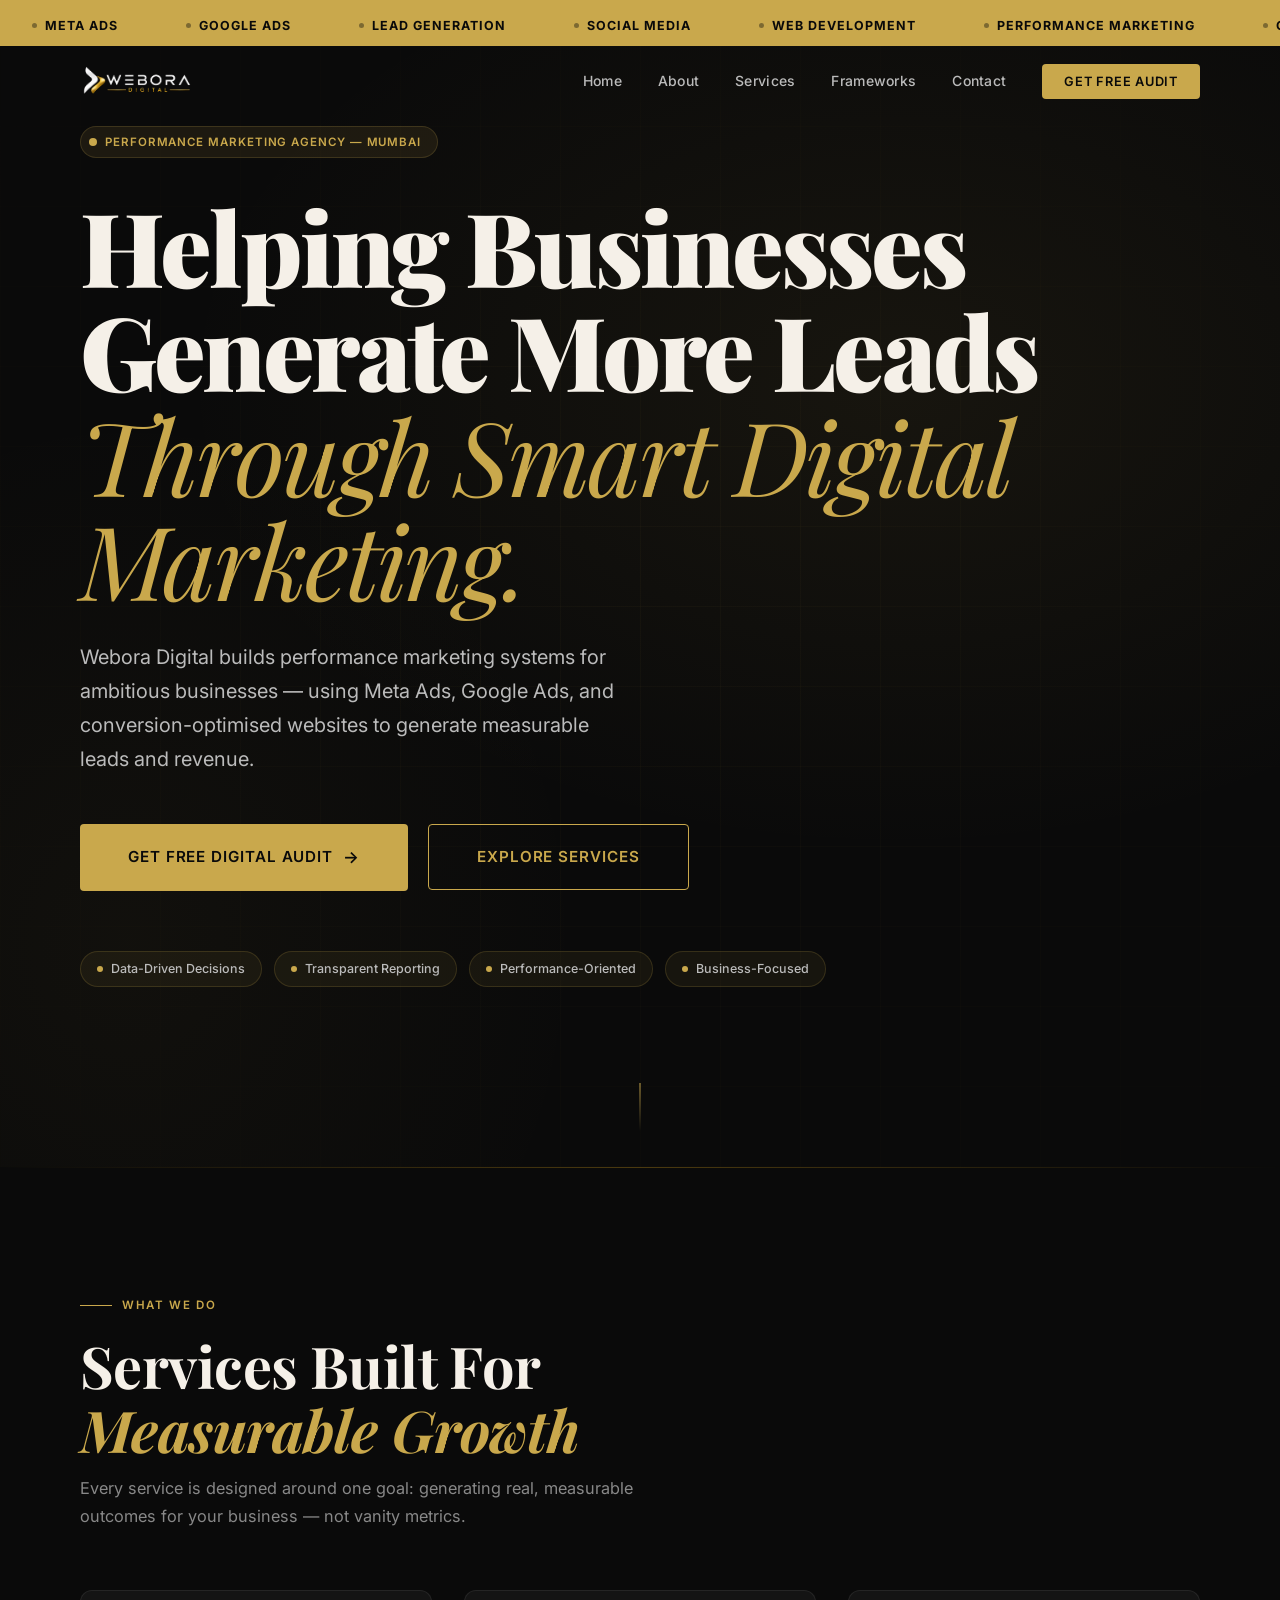
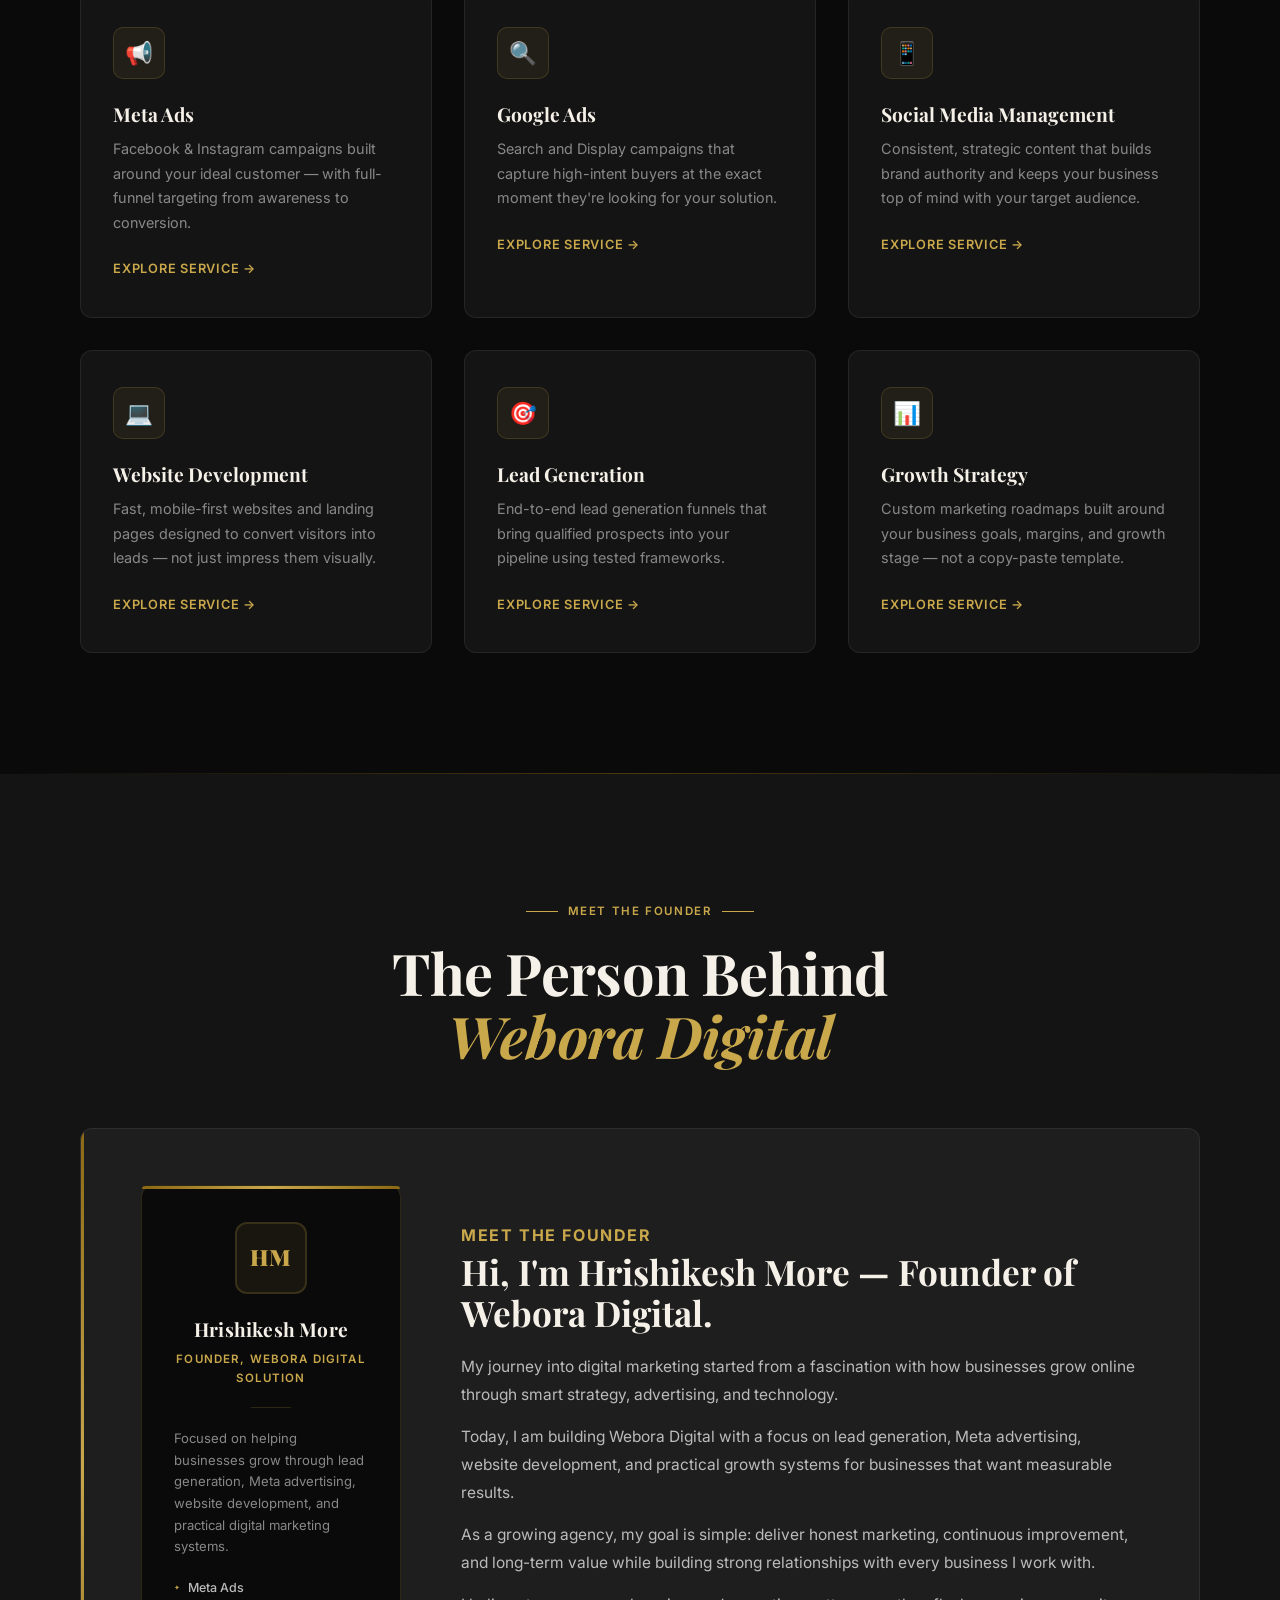
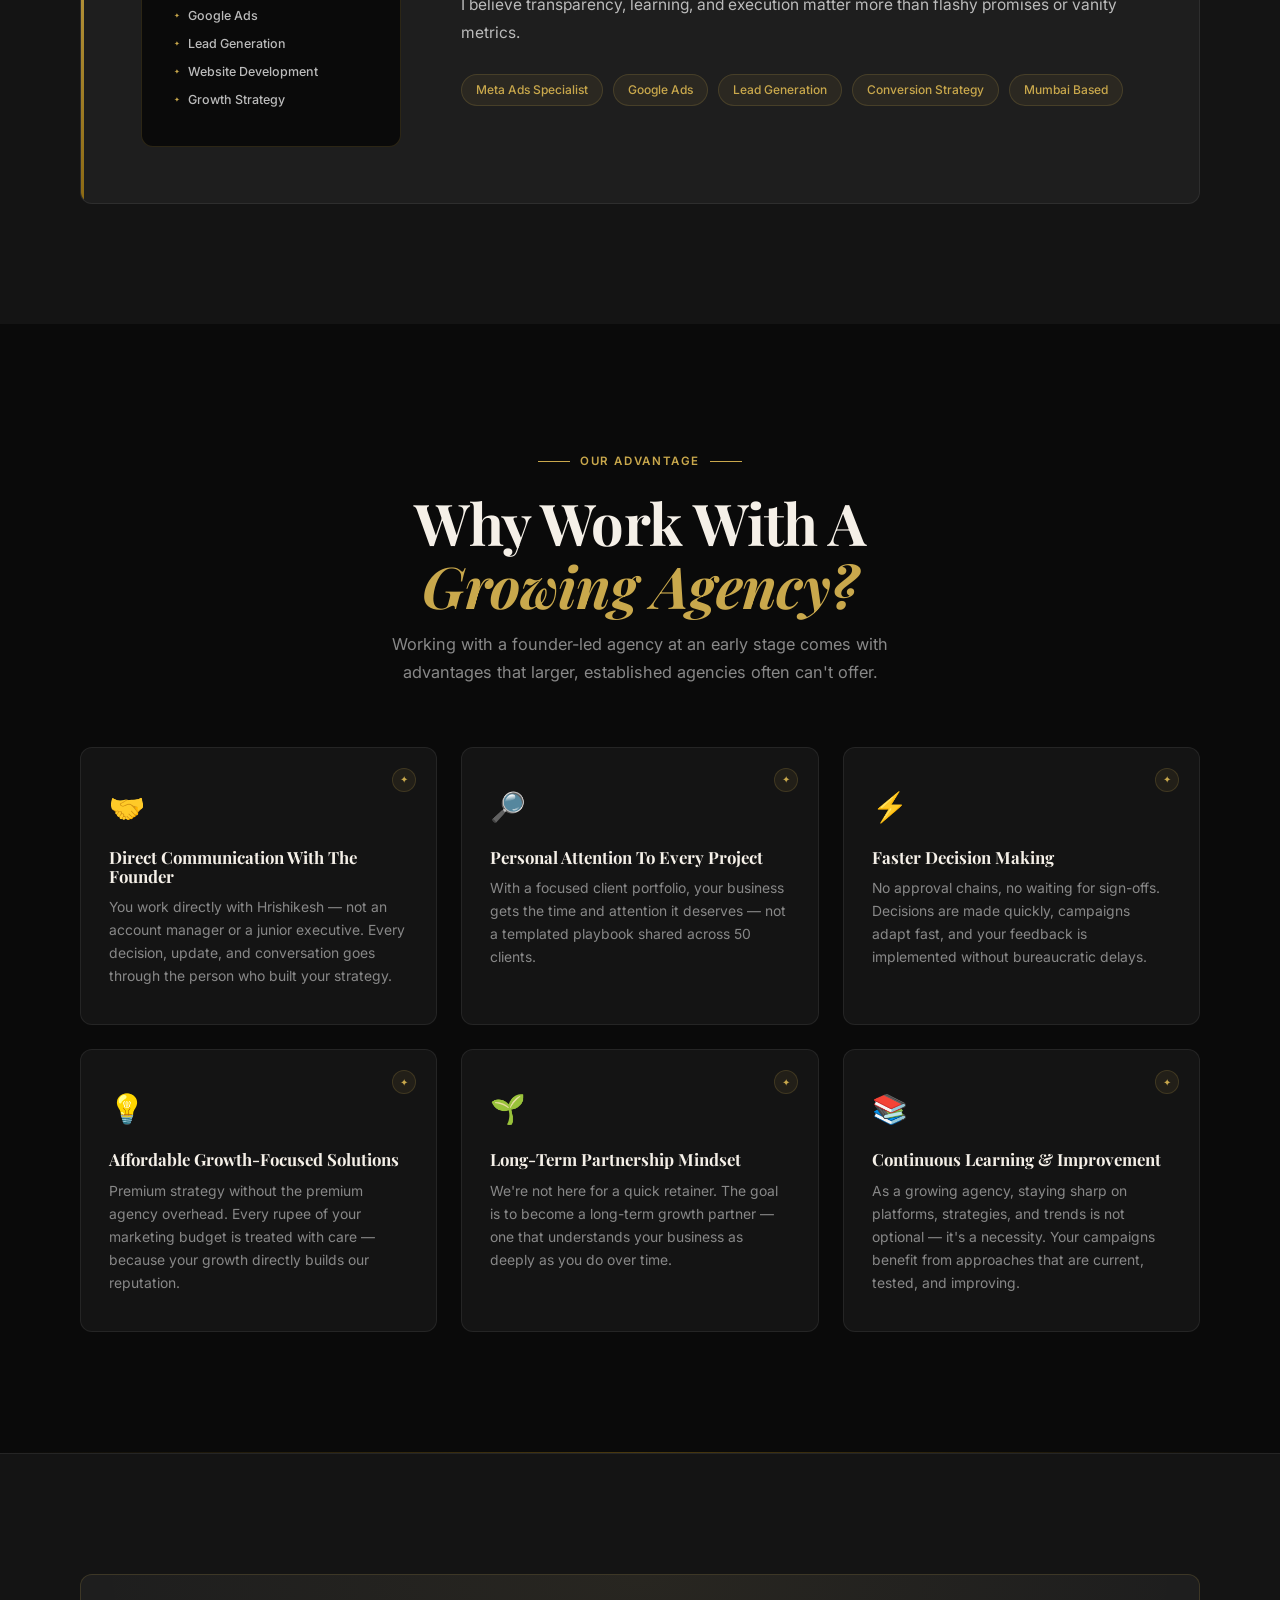
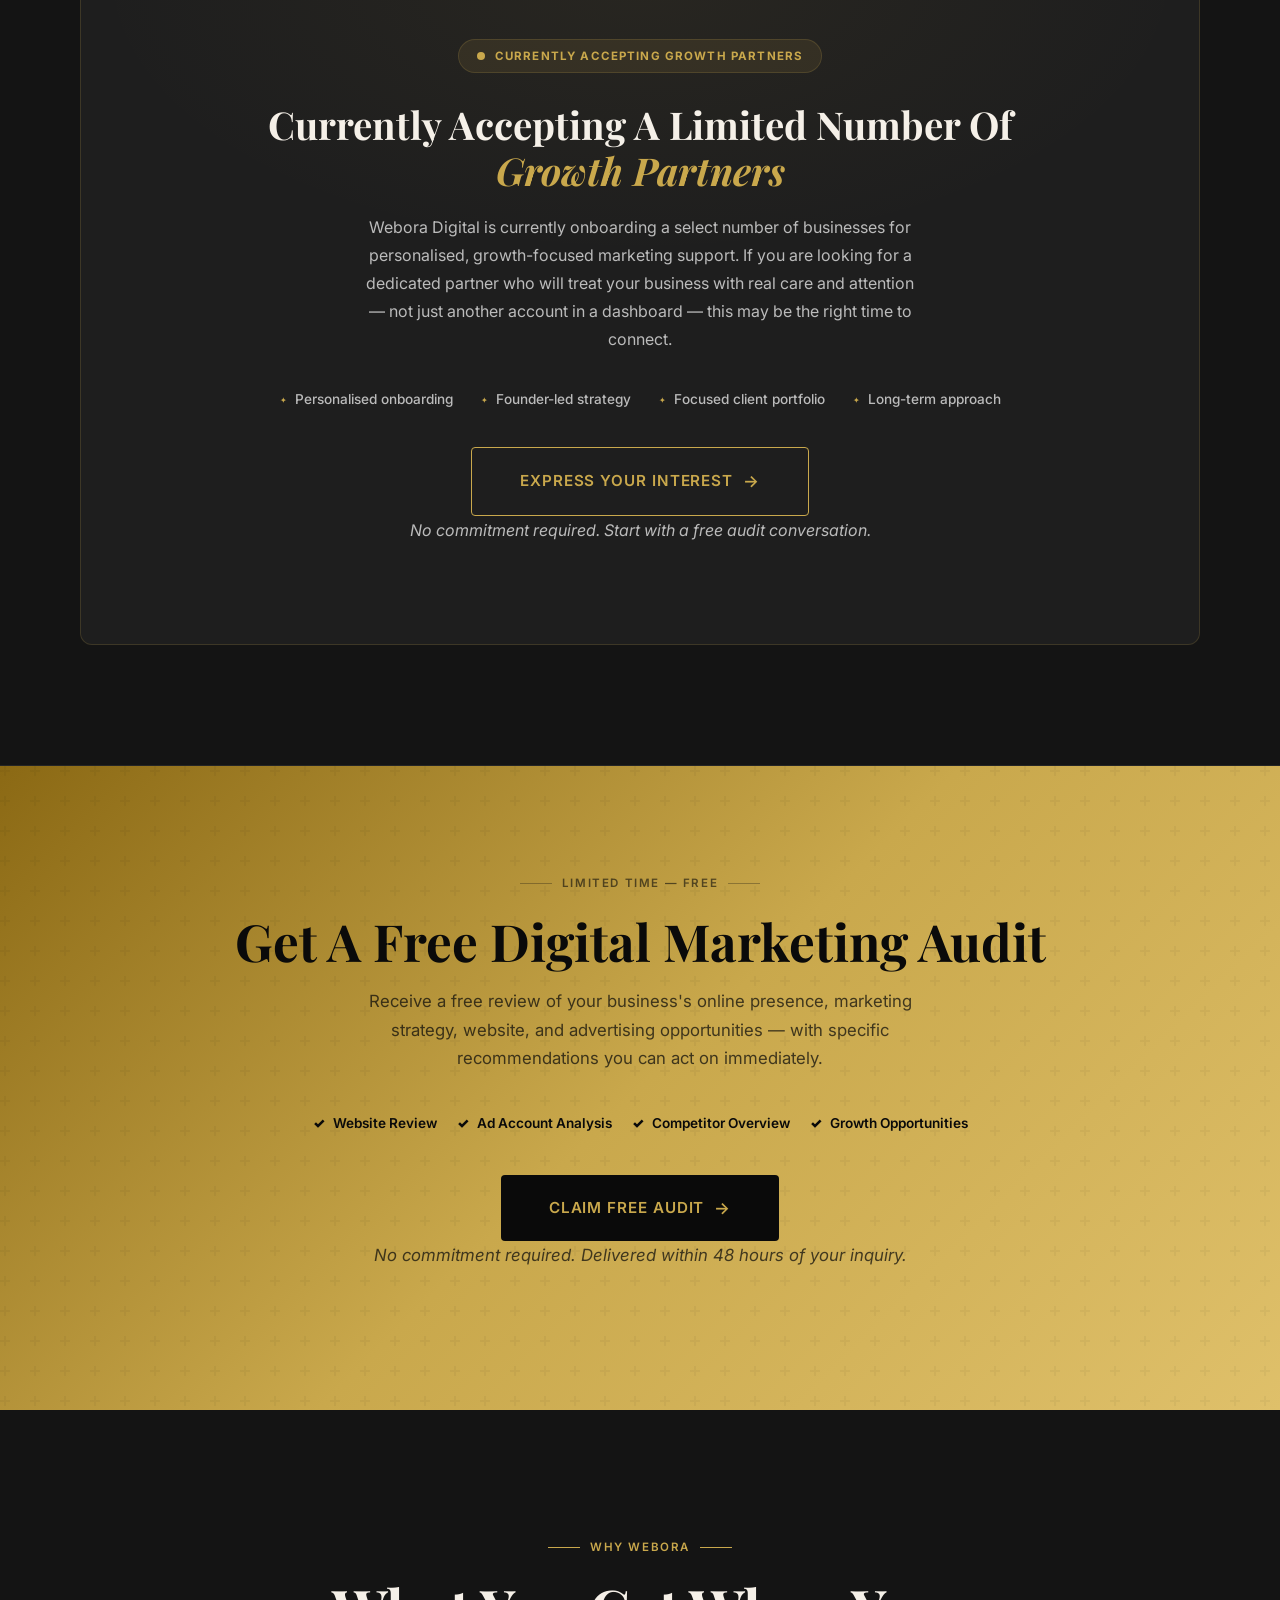
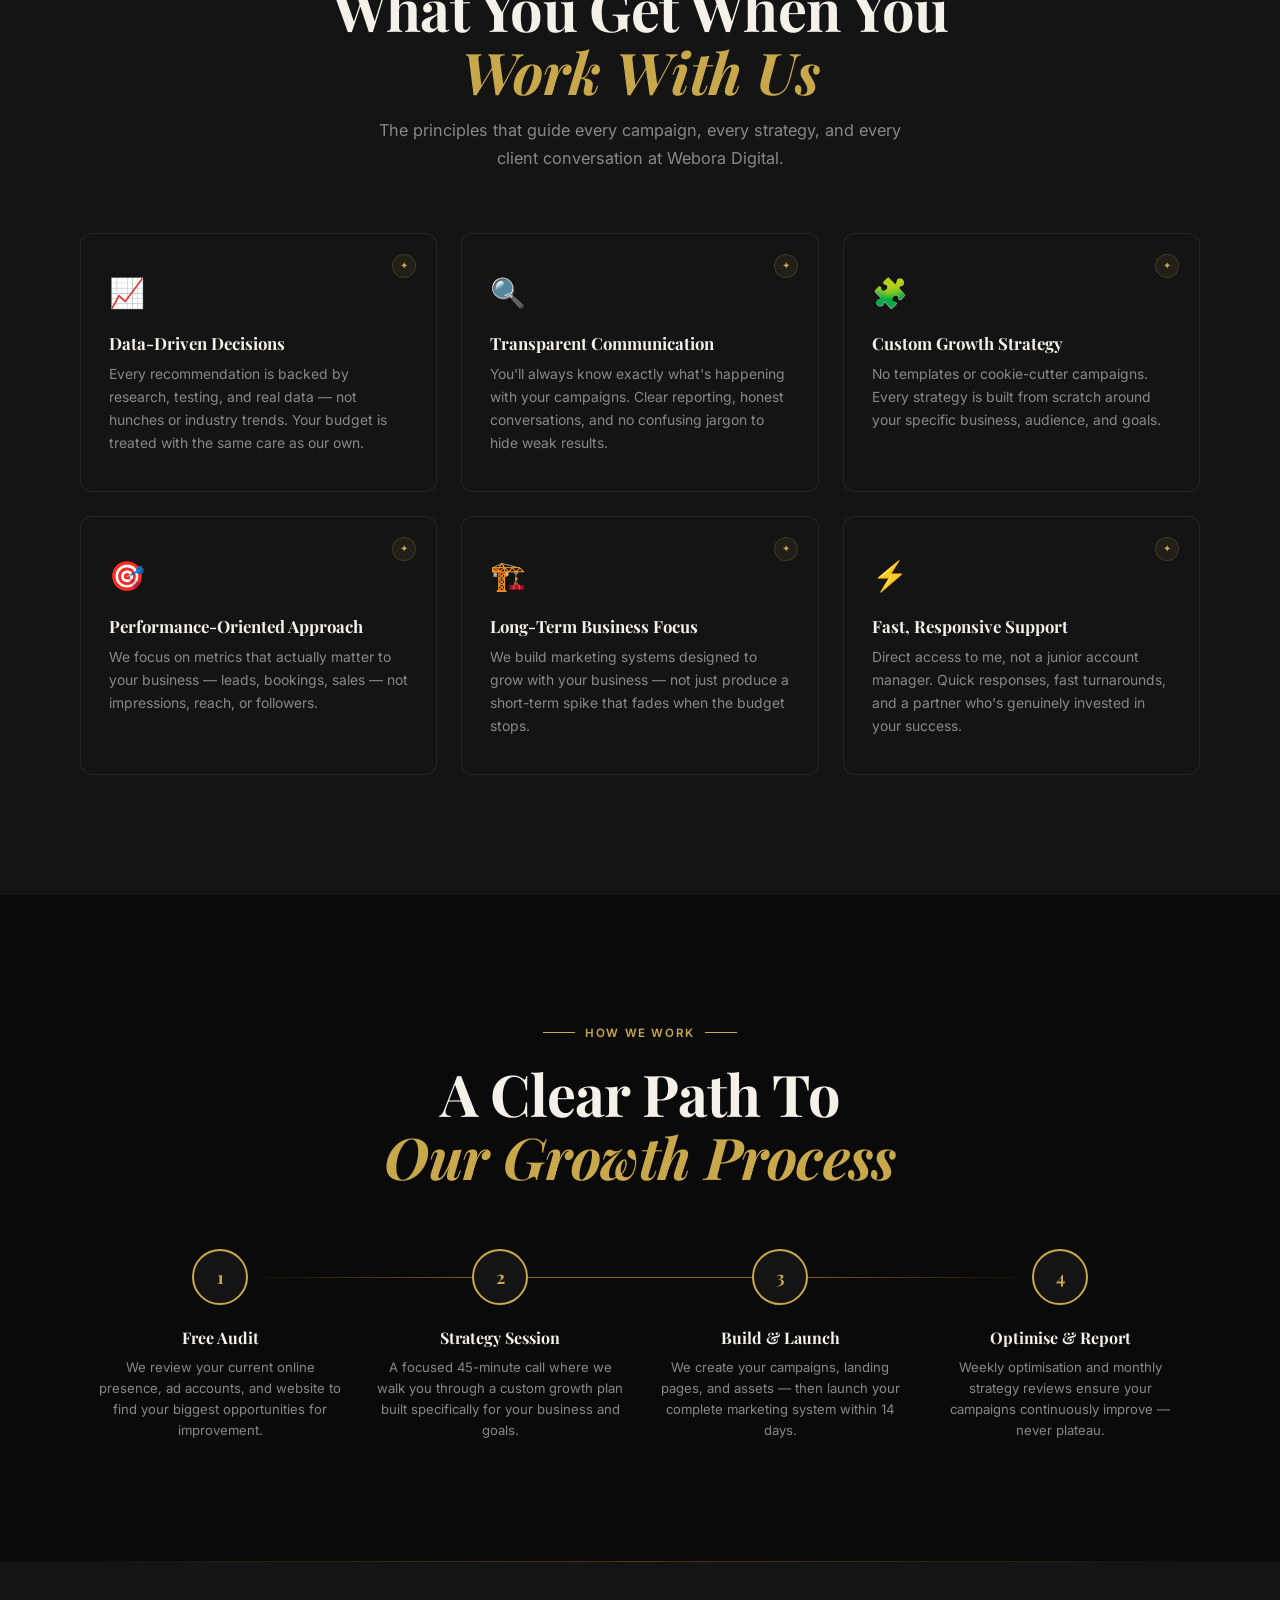
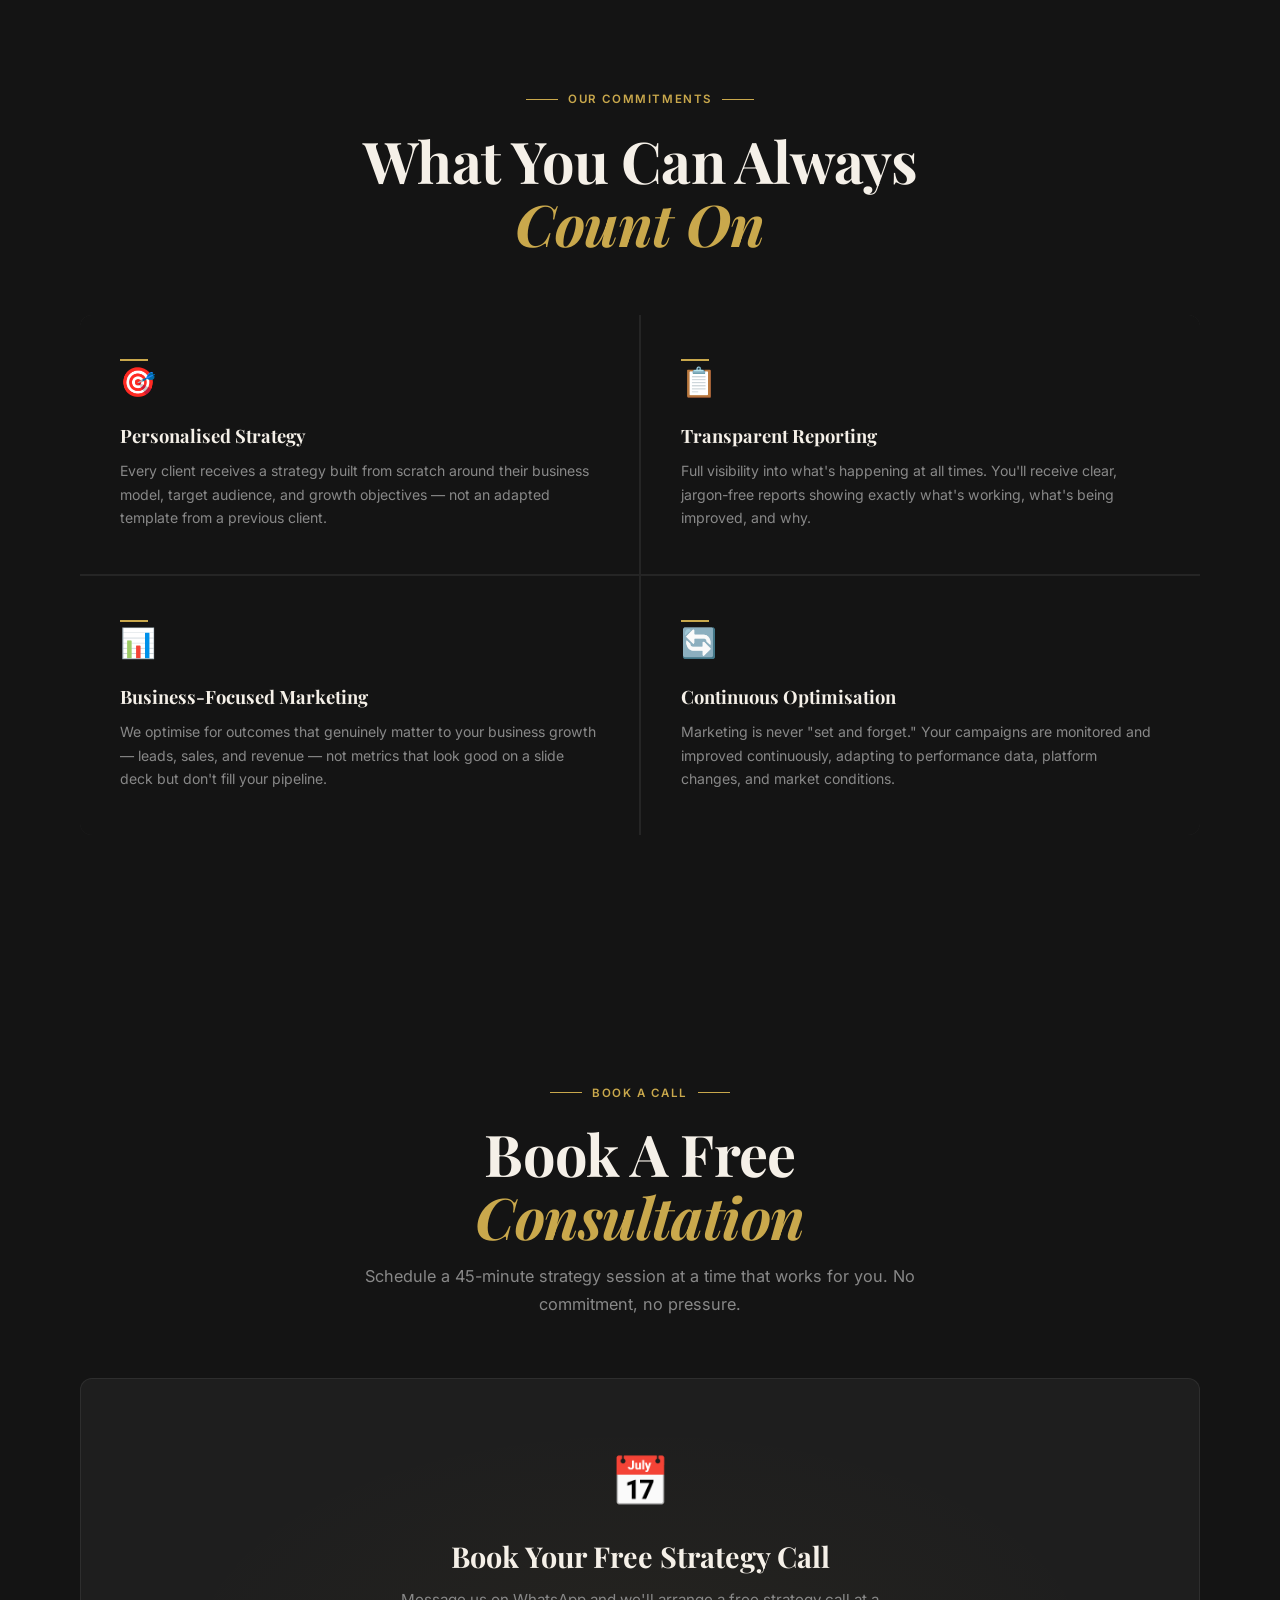
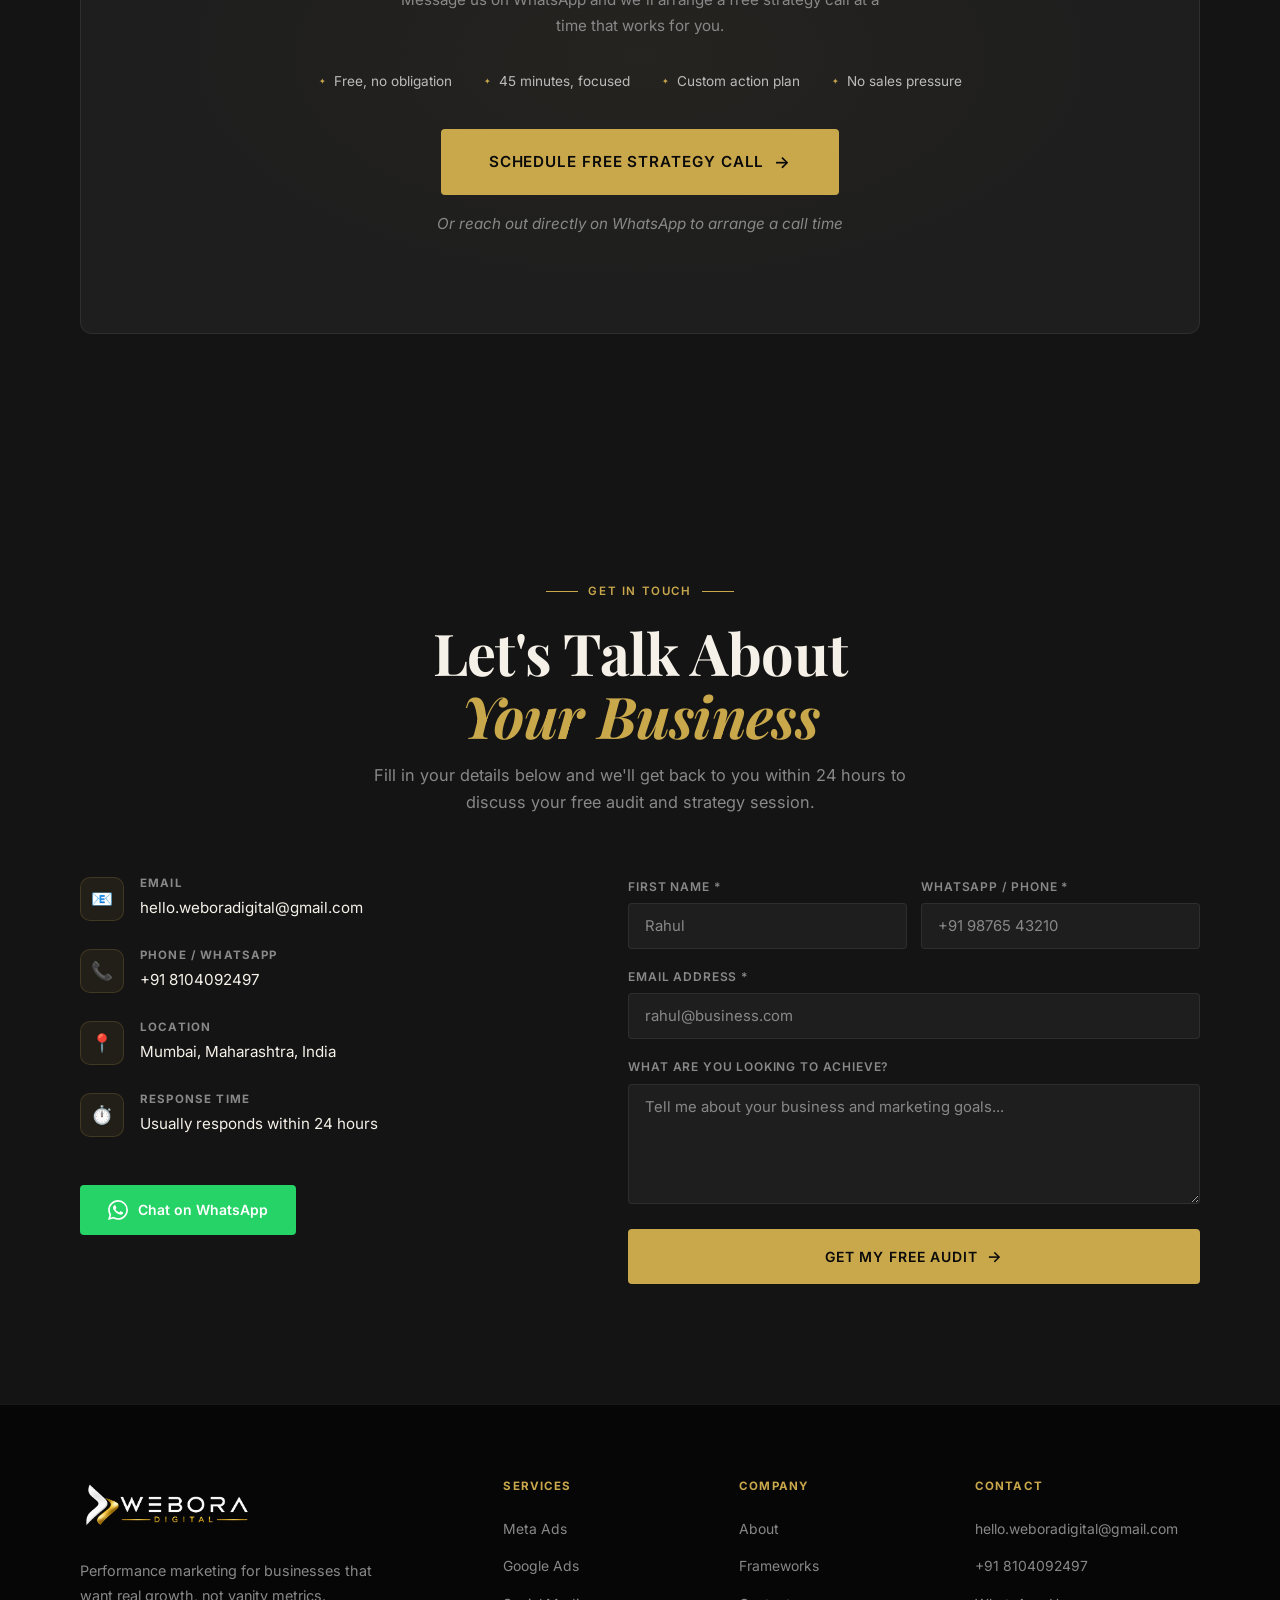
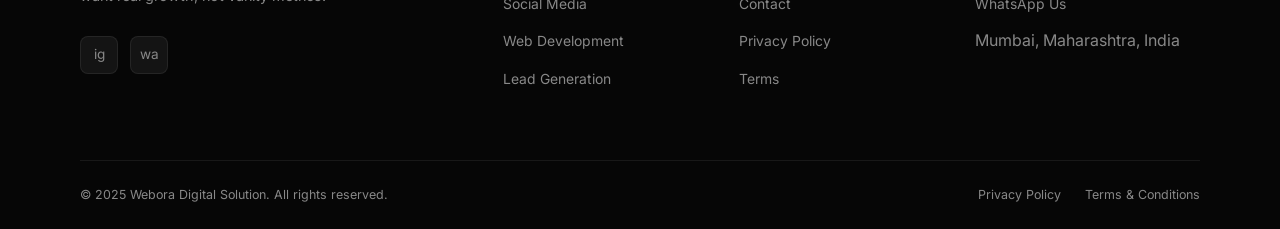
<file: index.html>
<!DOCTYPE html>
<html lang="en">
<head>
<meta charset="UTF-8"/>
<meta name="viewport" content="width=device-width, initial-scale=1.0"/>
<title>Webora Digital — Performance Marketing Agency in Mumbai | Meta Ads, Google Ads, Lead Generation</title>
<meta name="description" content="Webora Digital is a Mumbai-based performance marketing agency specialising in Meta Ads, Google Ads, Lead Generation, Social Media Management and Website Development. Book a free digital marketing audit today."/>
<meta name="keywords" content="digital marketing agency Mumbai, Meta Ads agency Mumbai, Google Ads agency Mumbai, lead generation agency Mumbai, performance marketing Mumbai, social media marketing Mumbai, website development Mumbai, Facebook ads agency India"/>
<meta name="author" content="Hrishikesh More, Webora Digital Solution"/>
<meta name="robots" content="index, follow"/>

<!-- Open Graph -->
<meta property="og:title" content="Webora Digital — Performance Marketing Agency in Mumbai"/>
<meta property="og:description" content="Get a free digital marketing audit for your business. We build growth systems using Meta Ads, Google Ads, and conversion-optimised websites."/>
<meta property="og:type" content="website"/>
<meta property="og:url" content="https://weboradigital.github.io"/>
<meta property="og:locale" content="en_IN"/>
<meta property="og:site_name" content="Webora Digital Solution"/>

<!-- Twitter Card -->
<meta name="twitter:card" content="summary_large_image"/>
<meta name="twitter:title" content="Webora Digital — Performance Marketing Agency in Mumbai"/>
<meta name="twitter:description" content="Meta Ads, Google Ads, Lead Generation & Website Development. Book a free audit today."/>

<link rel="canonical" href="https://weboradigital.github.io"/>

<!-- Favicon -->
<link rel="icon" type="image/svg+xml" href="favicon.svg"/>
<link rel="apple-touch-icon" href="favicon.svg"/>

<!-- Fonts -->
<link rel="preconnect" href="https://fonts.googleapis.com"/>
<link rel="preconnect" href="https://fonts.gstatic.com" crossorigin/>
<link href="https://fonts.googleapis.com/css2?family=Playfair+Display:ital,wght@0,400;0,500;0,600;0,700;0,900;1,400;1,600&family=Inter:wght@300;400;500;600;700&display=swap" rel="stylesheet"/>

<!-- Stylesheet -->
<link rel="stylesheet" href="style.css"/>



<!-- Schema.org Structured Data -->
<script type="application/ld+json">
{
  "@context": "https://schema.org",
  "@type": "LocalBusiness",
  "name": "Webora Digital Solution",
  "description": "Performance marketing agency specialising in Meta Ads, Google Ads, Lead Generation and Website Development in Mumbai.",
  "url": "https://weboradigital.github.io",
  "telephone": "+918104092497",
  "email": "hello.weboradigital@gmail.com",
  "address": {
    "@type": "PostalAddress",
    "addressLocality": "Mumbai",
    "addressRegion": "Maharashtra",
    "addressCountry": "IN"
  },
  "founder": {
    "@type": "Person",
    "name": "Hrishikesh More"
  },
  "sameAs": [
    "https://www.instagram.com/hrishikesh.more.ai"
  ],
  "serviceArea": {
    "@type": "City",
    "name": "Mumbai"
  },
  "hasOfferCatalog": {
    "@type": "OfferCatalog",
    "name": "Digital Marketing Services",
    "itemListElement": [
      {"@type": "Offer", "itemOffered": {"@type": "Service", "name": "Meta Ads"}},
      {"@type": "Offer", "itemOffered": {"@type": "Service", "name": "Google Ads"}},
      {"@type": "Offer", "itemOffered": {"@type": "Service", "name": "Lead Generation"}},
      {"@type": "Offer", "itemOffered": {"@type": "Service", "name": "Social Media Management"}},
      {"@type": "Offer", "itemOffered": {"@type": "Service", "name": "Website Development"}}
    ]
  }
}
</script>
</head>
<body>

<!-- ═══════════════════ NAV ═══════════════════ -->
<nav id="mainNav" role="navigation" aria-label="Main navigation">
  <div class="nav-inner">
    <a class="nav-logo" onclick="showPage('home')" role="button" aria-label="Webora Digital - Home">
    <img src="Webora Logo.png"
     alt="Webora Digital Logo"
     style="height:38px;width:auto;">
</a>
    <ul class="nav-links" role="list">
      <li><a onclick="showPage('home')">Home</a></li>
      <li><a onclick="showPage('about')">About</a></li>
      <li><a onclick="showPage('services')">Services</a></li>
      <li><a onclick="showPage('frameworks')">Frameworks</a></li>
      <li><a onclick="showPage('contact')">Contact</a></li>
      <li><a class="nav-cta" onclick="showPage('contact')">Get Free Audit</a></li>
    </ul>
    <div class="hamburger" id="hamburger" onclick="toggleMobile()" aria-label="Toggle mobile menu" role="button" aria-expanded="false">
      <span></span><span></span><span></span>
    </div>
  </div>
</nav>

<div class="mobile-menu" id="mobileMenu" role="navigation" aria-label="Mobile navigation">
  <a onclick="showPage('home');closeMobile()">Home</a>
  <a onclick="showPage('about');closeMobile()">About</a>
  <a onclick="showPage('services');closeMobile()">Services</a>
  <a onclick="showPage('frameworks');closeMobile()">Frameworks</a>
  <a onclick="showPage('contact');closeMobile()">Contact</a>
  <a class="nav-cta btn" onclick="showPage('contact');closeMobile()">Get Free Audit</a>
</div>

<!-- ═══════════════════════════════════════════
     HOME PAGE
═══════════════════════════════════════════ -->
<div class="page active" id="page-home">

  <!-- TICKER -->
  <div class="ticker-wrap" aria-hidden="true">
    <div class="ticker-track">
      <span class="ticker-item"><span class="ticker-dot"></span> Meta Ads</span>
      <span class="ticker-item"><span class="ticker-dot"></span> Google Ads</span>
      <span class="ticker-item"><span class="ticker-dot"></span> Lead Generation</span>
      <span class="ticker-item"><span class="ticker-dot"></span> Social Media</span>
      <span class="ticker-item"><span class="ticker-dot"></span> Web Development</span>
      <span class="ticker-item"><span class="ticker-dot"></span> Performance Marketing</span>
      <span class="ticker-item"><span class="ticker-dot"></span> Conversion Optimisation</span>
      <span class="ticker-item"><span class="ticker-dot"></span> Growth Strategy</span>
      <span class="ticker-item"><span class="ticker-dot"></span> Mumbai Digital Agency</span>
      <span class="ticker-item"><span class="ticker-dot"></span> Meta Ads</span>
      <span class="ticker-item"><span class="ticker-dot"></span> Google Ads</span>
      <span class="ticker-item"><span class="ticker-dot"></span> Lead Generation</span>
      <span class="ticker-item"><span class="ticker-dot"></span> Social Media</span>
      <span class="ticker-item"><span class="ticker-dot"></span> Web Development</span>
      <span class="ticker-item"><span class="ticker-dot"></span> Performance Marketing</span>
      <span class="ticker-item"><span class="ticker-dot"></span> Conversion Optimisation</span>
      <span class="ticker-item"><span class="ticker-dot"></span> Growth Strategy</span>
      <span class="ticker-item"><span class="ticker-dot"></span> Mumbai Digital Agency</span>
    </div>
  </div>

  <!-- HERO -->
  <section id="home" style="padding-top:0;" aria-label="Hero section">
    <div class="hero-bg" aria-hidden="true"></div>
    <div class="hero-grid-lines" aria-hidden="true"></div>
    <div class="container">
      <div class="hero-content">
        <div class="hero-badge" aria-label="Agency location badge">
          <div class="hero-badge-dot" aria-hidden="true"></div>
          <span class="hero-badge-text">Performance Marketing Agency — Mumbai</span>
        </div>
        <h1 class="hero-headline reveal">
          Helping Businesses<br/>
          Generate More Leads<br/>
          <em>Through Smart Digital Marketing.</em>
        </h1>
        <p class="hero-sub reveal reveal-delay-1">
          Webora Digital builds performance marketing systems for ambitious businesses — using Meta Ads, Google Ads, and conversion-optimised websites to generate measurable leads and revenue.
        </p>
        <div class="hero-actions reveal reveal-delay-2">
          <a class="btn btn-gold btn-lg btn-arrow" onclick="showPage('contact')">Get Free Digital Audit</a>
          <a class="btn btn-outline btn-lg" onclick="showPage('services')">Explore Services</a>
        </div>
        <div class="hero-trust-pills reveal reveal-delay-3">
          <span class="trust-pill"><span class="trust-pill-dot" aria-hidden="true"></span> Data-Driven Decisions</span>
          <span class="trust-pill"><span class="trust-pill-dot" aria-hidden="true"></span> Transparent Reporting</span>
          <span class="trust-pill"><span class="trust-pill-dot" aria-hidden="true"></span> Performance-Oriented</span>
          <span class="trust-pill"><span class="trust-pill-dot" aria-hidden="true"></span> Business-Focused</span>
        </div>
      </div>
    </div>
    <div class="scroll-hint" aria-hidden="true"><div class="scroll-hint-line"></div></div>
  </section>

  <div class="divider" role="separator"></div>

  <!-- SERVICES OVERVIEW -->
  <section aria-label="Services overview">
    <div class="container">
      <div class="section-header reveal">
        <div class="eyebrow"><div class="eyebrow-line" aria-hidden="true"></div><span class="eyebrow-text">What We Do</span></div>
        <h2 class="display-lg">Services Built For<br/><em style="color:var(--gold)">Measurable Growth</em></h2>
        <p>Every service is designed around one goal: generating real, measurable outcomes for your business — not vanity metrics.</p>
      </div>
      <div class="grid-3">
        <div class="service-card reveal">
          <div class="service-icon" aria-hidden="true">📢</div>
          <h3>Meta Ads</h3>
          <p>Facebook &amp; Instagram campaigns built around your ideal customer — with full-funnel targeting from awareness to conversion.</p>
          <a class="service-link" onclick="showPage('services')">Explore Service →</a>
        </div>
        <div class="service-card reveal reveal-delay-1">
          <div class="service-icon" aria-hidden="true">🔍</div>
          <h3>Google Ads</h3>
          <p>Search and Display campaigns that capture high-intent buyers at the exact moment they're looking for your solution.</p>
          <a class="service-link" onclick="showPage('services')">Explore Service →</a>
        </div>
        <div class="service-card reveal reveal-delay-2">
          <div class="service-icon" aria-hidden="true">📱</div>
          <h3>Social Media Management</h3>
          <p>Consistent, strategic content that builds brand authority and keeps your business top of mind with your target audience.</p>
          <a class="service-link" onclick="showPage('services')">Explore Service →</a>
        </div>
        <div class="service-card reveal reveal-delay-3">
          <div class="service-icon" aria-hidden="true">💻</div>
          <h3>Website Development</h3>
          <p>Fast, mobile-first websites and landing pages designed to convert visitors into leads — not just impress them visually.</p>
          <a class="service-link" onclick="showPage('services')">Explore Service →</a>
        </div>
        <div class="service-card reveal reveal-delay-4">
          <div class="service-icon" aria-hidden="true">🎯</div>
          <h3>Lead Generation</h3>
          <p>End-to-end lead generation funnels that bring qualified prospects into your pipeline using tested frameworks.</p>
          <a class="service-link" onclick="showPage('services')">Explore Service →</a>
        </div>
        <div class="service-card reveal reveal-delay-5">
          <div class="service-icon" aria-hidden="true">📊</div>
          <h3>Growth Strategy</h3>
          <p>Custom marketing roadmaps built around your business goals, margins, and growth stage — not a copy-paste template.</p>
          <a class="service-link" onclick="showPage('services')">Explore Service →</a>
        </div>
      </div>
    </div>
  </section>

  <div class="divider" role="separator"></div>

  <!-- FOUNDER SECTION -->
  <section class="founder-section" aria-label="About the founder">
    <div class="container">
      <div class="section-header center reveal">
        <div class="eyebrow" style="justify-content:center"><div class="eyebrow-line" aria-hidden="true"></div><span class="eyebrow-text">Meet The Founder</span><div class="eyebrow-line" aria-hidden="true"></div></div>
        <h2 class="display-lg">The Person Behind<br/><em style="color:var(--gold)">Webora Digital</em></h2>
      </div>
      <div class="founder-card reveal">
        <div class="founder-profile-card">
          <div class="founder-profile-monogram" aria-hidden="true">HM</div>
          <div class="founder-profile-name">Hrishikesh More</div>
          <div class="founder-profile-title">Founder, Webora Digital Solution</div>
          <div class="founder-profile-divider" aria-hidden="true"></div>
          <p class="founder-profile-bio">Focused on helping businesses grow through lead generation, Meta advertising, website development, and practical digital marketing systems.</p>
          <div class="founder-profile-skills">
            <span class="founder-skill-item">Meta Ads</span>
            <span class="founder-skill-item">Google Ads</span>
            <span class="founder-skill-item">Lead Generation</span>
            <span class="founder-skill-item">Website Development</span>
            <span class="founder-skill-item">Growth Strategy</span>
          </div>
        </div>
        <div class="founder-content">
          <h2>Meet The Founder</h2>
          <h3>Hi, I'm Hrishikesh More — Founder of Webora Digital.</h3>
          <p>My journey into digital marketing started from a fascination with how businesses grow online through smart strategy, advertising, and technology.</p>
          <p>Today, I am building Webora Digital with a focus on lead generation, Meta advertising, website development, and practical growth systems for businesses that want measurable results.</p>
          <p>As a growing agency, my goal is simple: deliver honest marketing, continuous improvement, and long-term value while building strong relationships with every business I work with.</p>
          <p>I believe transparency, learning, and execution matter more than flashy promises or vanity metrics.</p>
          <div class="founder-tags">
            <span class="founder-tag">Meta Ads Specialist</span>
            <span class="founder-tag">Google Ads</span>
            <span class="founder-tag">Lead Generation</span>
            <span class="founder-tag">Conversion Strategy</span>
            <span class="founder-tag">Mumbai Based</span>
          </div>
        </div>
      </div>
    </div>
  </section>

  <!-- WHY WORK WITH A GROWING AGENCY -->
  <section aria-label="Why work with a growing agency">
    <div class="container">
      <div class="section-header center reveal">
        <div class="eyebrow" style="justify-content:center"><div class="eyebrow-line" aria-hidden="true"></div><span class="eyebrow-text">Our Advantage</span><div class="eyebrow-line" aria-hidden="true"></div></div>
        <h2 class="display-lg">Why Work With A<br/><em style="color:var(--gold)">Growing Agency?</em></h2>
        <p>Working with a founder-led agency at an early stage comes with advantages that larger, established agencies often can't offer.</p>
      </div>
      <div class="why-cards reveal">
        <div class="why-card">
          <div class="why-card-check" aria-hidden="true">✦</div>
          <span class="why-card-icon" aria-hidden="true">🤝</span>
          <h3>Direct Communication With The Founder</h3>
          <p>You work directly with Hrishikesh — not an account manager or a junior executive. Every decision, update, and conversation goes through the person who built your strategy.</p>
        </div>
        <div class="why-card">
          <div class="why-card-check" aria-hidden="true">✦</div>
          <span class="why-card-icon" aria-hidden="true">🔎</span>
          <h3>Personal Attention To Every Project</h3>
          <p>With a focused client portfolio, your business gets the time and attention it deserves — not a templated playbook shared across 50 clients.</p>
        </div>
        <div class="why-card">
          <div class="why-card-check" aria-hidden="true">✦</div>
          <span class="why-card-icon" aria-hidden="true">⚡</span>
          <h3>Faster Decision Making</h3>
          <p>No approval chains, no waiting for sign-offs. Decisions are made quickly, campaigns adapt fast, and your feedback is implemented without bureaucratic delays.</p>
        </div>
        <div class="why-card">
          <div class="why-card-check" aria-hidden="true">✦</div>
          <span class="why-card-icon" aria-hidden="true">💡</span>
          <h3>Affordable Growth-Focused Solutions</h3>
          <p>Premium strategy without the premium agency overhead. Every rupee of your marketing budget is treated with care — because your growth directly builds our reputation.</p>
        </div>
        <div class="why-card">
          <div class="why-card-check" aria-hidden="true">✦</div>
          <span class="why-card-icon" aria-hidden="true">🌱</span>
          <h3>Long-Term Partnership Mindset</h3>
          <p>We're not here for a quick retainer. The goal is to become a long-term growth partner — one that understands your business as deeply as you do over time.</p>
        </div>
        <div class="why-card">
          <div class="why-card-check" aria-hidden="true">✦</div>
          <span class="why-card-icon" aria-hidden="true">📚</span>
          <h3>Continuous Learning &amp; Improvement</h3>
          <p>As a growing agency, staying sharp on platforms, strategies, and trends is not optional — it's a necessity. Your campaigns benefit from approaches that are current, tested, and improving.</p>
        </div>
      </div>
    </div>
  </section>

  <div class="divider" role="separator"></div>

  <!-- EARLY PARTNER BANNER -->
  <section class="early-partner-section" aria-label="Early growth partner opportunity">
    <div class="container">
      <div class="early-partner-inner reveal">
        <div class="early-partner-badge">
          <span class="early-partner-dot" aria-hidden="true"></span>
          <span>Currently Accepting Growth Partners</span>
        </div>
        <h2 class="display-md">Currently Accepting A Limited Number Of<br/><em style="color:var(--gold)">Growth Partners</em></h2>
        <p>Webora Digital is currently onboarding a select number of businesses for personalised, growth-focused marketing support. If you are looking for a dedicated partner who will treat your business with real care and attention — not just another account in a dashboard — this may be the right time to connect.</p>
        <div class="early-partner-points">
          <span class="early-partner-point"><span aria-hidden="true">✦</span> Personalised onboarding</span>
          <span class="early-partner-point"><span aria-hidden="true">✦</span> Founder-led strategy</span>
          <span class="early-partner-point"><span aria-hidden="true">✦</span> Focused client portfolio</span>
          <span class="early-partner-point"><span aria-hidden="true">✦</span> Long-term approach</span>
        </div>
        <a class="btn btn-outline btn-lg btn-arrow" onclick="showPage('contact')">Express Your Interest</a>
        <p class="early-partner-note">No commitment required. Start with a free audit conversation.</p>
      </div>
    </div>
  </section>

  <!-- FREE AUDIT SECTION -->
  <div class="audit-section" aria-label="Free digital marketing audit offer">
    <div class="container">
      <div class="audit-inner">
        <div class="eyebrow" style="justify-content:center"><div class="eyebrow-line" style="background:rgba(10,10,10,0.3)" aria-hidden="true"></div><span class="eyebrow-text" style="color:rgba(10,10,10,0.6)">Limited Time — Free</span><div class="eyebrow-line" style="background:rgba(10,10,10,0.3)" aria-hidden="true"></div></div>
        <h2 class="serif">Get A Free Digital Marketing Audit</h2>
        <p>Receive a free review of your business's online presence, marketing strategy, website, and advertising opportunities — with specific recommendations you can act on immediately.</p>
        <div class="audit-checklist">
          <span class="audit-check-item">Website Review</span>
          <span class="audit-check-item">Ad Account Analysis</span>
          <span class="audit-check-item">Competitor Overview</span>
          <span class="audit-check-item">Growth Opportunities</span>
        </div>
        <a class="btn btn-lg btn-arrow audit-btn" onclick="showPage('contact')">Claim Free Audit</a>
        <p class="audit-note">No commitment required. Delivered within 48 hours of your inquiry.</p>
      </div>
    </div>
  </div>

  <!-- WHY CHOOSE WEBORA -->
  <section class="dark-section" aria-label="Why choose Webora Digital">
    <div class="container">
      <div class="section-header center reveal">
        <div class="eyebrow" style="justify-content:center"><div class="eyebrow-line" aria-hidden="true"></div><span class="eyebrow-text">Why Webora</span><div class="eyebrow-line" aria-hidden="true"></div></div>
        <h2 class="display-lg">What You Get When You<br/><em style="color:var(--gold)">Work With Us</em></h2>
        <p>The principles that guide every campaign, every strategy, and every client conversation at Webora Digital.</p>
      </div>
      <div class="why-cards reveal">
        <div class="why-card">
          <div class="why-card-check" aria-hidden="true">✦</div>
          <span class="why-card-icon" aria-hidden="true">📈</span>
          <h3>Data-Driven Decisions</h3>
          <p>Every recommendation is backed by research, testing, and real data — not hunches or industry trends. Your budget is treated with the same care as our own.</p>
        </div>
        <div class="why-card">
          <div class="why-card-check" aria-hidden="true">✦</div>
          <span class="why-card-icon" aria-hidden="true">🔍</span>
          <h3>Transparent Communication</h3>
          <p>You'll always know exactly what's happening with your campaigns. Clear reporting, honest conversations, and no confusing jargon to hide weak results.</p>
        </div>
        <div class="why-card">
          <div class="why-card-check" aria-hidden="true">✦</div>
          <span class="why-card-icon" aria-hidden="true">🧩</span>
          <h3>Custom Growth Strategy</h3>
          <p>No templates or cookie-cutter campaigns. Every strategy is built from scratch around your specific business, audience, and goals.</p>
        </div>
        <div class="why-card">
          <div class="why-card-check" aria-hidden="true">✦</div>
          <span class="why-card-icon" aria-hidden="true">🎯</span>
          <h3>Performance-Oriented Approach</h3>
          <p>We focus on metrics that actually matter to your business — leads, bookings, sales — not impressions, reach, or followers.</p>
        </div>
        <div class="why-card">
          <div class="why-card-check" aria-hidden="true">✦</div>
          <span class="why-card-icon" aria-hidden="true">🏗️</span>
          <h3>Long-Term Business Focus</h3>
          <p>We build marketing systems designed to grow with your business — not just produce a short-term spike that fades when the budget stops.</p>
        </div>
        <div class="why-card">
          <div class="why-card-check" aria-hidden="true">✦</div>
          <span class="why-card-icon" aria-hidden="true">⚡</span>
          <h3>Fast, Responsive Support</h3>
          <p>Direct access to me, not a junior account manager. Quick responses, fast turnarounds, and a partner who's genuinely invested in your success.</p>
        </div>
      </div>
    </div>
  </section>

  <!-- PROCESS -->
  <section aria-label="How we work">
    <div class="container">
      <div class="section-header center reveal">
        <div class="eyebrow" style="justify-content:center"><div class="eyebrow-line" aria-hidden="true"></div><span class="eyebrow-text">How We Work</span><div class="eyebrow-line" aria-hidden="true"></div></div>
        <h2 class="display-lg">A Clear Path To<br/><em style="color:var(--gold)">Our Growth Process</em></h2>
      </div>
      <div class="process-track reveal">
        <div class="process-step">
          <div class="process-num" aria-hidden="true">1</div>
          <h4>Free Audit</h4>
          <p>We review your current online presence, ad accounts, and website to find your biggest opportunities for improvement.</p>
        </div>
        <div class="process-step">
          <div class="process-num" aria-hidden="true">2</div>
          <h4>Strategy Session</h4>
          <p>A focused 45-minute call where we walk you through a custom growth plan built specifically for your business and goals.</p>
        </div>
        <div class="process-step">
          <div class="process-num" aria-hidden="true">3</div>
          <h4>Build &amp; Launch</h4>
          <p>We create your campaigns, landing pages, and assets — then launch your complete marketing system within 14 days.</p>
        </div>
        <div class="process-step">
          <div class="process-num" aria-hidden="true">4</div>
          <h4>Optimise &amp; Report</h4>
          <p>Weekly optimisation and monthly strategy reviews ensure your campaigns continuously improve — never plateau.</p>
        </div>
      </div>
    </div>
  </section>

  <div class="divider" role="separator"></div>

  <!-- TRUST PILLARS -->
  <section class="dark-section" aria-label="Our commitments">
    <div class="container">
      <div class="section-header center reveal">
        <div class="eyebrow" style="justify-content:center"><div class="eyebrow-line" aria-hidden="true"></div><span class="eyebrow-text">Our Commitments</span><div class="eyebrow-line" aria-hidden="true"></div></div>
        <h2 class="display-lg">What You Can Always<br/><em style="color:var(--gold)">Count On</em></h2>
      </div>
      <div class="trust-grid reveal">
        <div class="trust-item">
          <span class="trust-icon" aria-hidden="true">🎯</span>
          <h3>Personalised Strategy</h3>
          <p>Every client receives a strategy built from scratch around their business model, target audience, and growth objectives — not an adapted template from a previous client.</p>
        </div>
        <div class="trust-item">
          <span class="trust-icon" aria-hidden="true">📋</span>
          <h3>Transparent Reporting</h3>
          <p>Full visibility into what's happening at all times. You'll receive clear, jargon-free reports showing exactly what's working, what's being improved, and why.</p>
        </div>
        <div class="trust-item">
          <span class="trust-icon" aria-hidden="true">📊</span>
          <h3>Business-Focused Marketing</h3>
          <p>We optimise for outcomes that genuinely matter to your business growth — leads, sales, and revenue — not metrics that look good on a slide deck but don't fill your pipeline.</p>
        </div>
        <div class="trust-item">
          <span class="trust-icon" aria-hidden="true">🔄</span>
          <h3>Continuous Optimisation</h3>
          <p>Marketing is never "set and forget." Your campaigns are monitored and improved continuously, adapting to performance data, platform changes, and market conditions.</p>
        </div>
      </div>
    </div>
  </section>

  <!-- BOOK CONSULTATION -->
  <section class="booking-section" aria-label="Book a free consultation">
    <div class="container">
      <div class="section-header center reveal">
        <div class="eyebrow" style="justify-content:center"><div class="eyebrow-line" aria-hidden="true"></div><span class="eyebrow-text">Book A Call</span><div class="eyebrow-line" aria-hidden="true"></div></div>
        <h2 class="display-lg">Book A Free<br/><em style="color:var(--gold)">Consultation</em></h2>
        <p>Schedule a 45-minute strategy session at a time that works for you. No commitment, no pressure.</p>
      </div>
      <div class="calendly-placeholder reveal">
        <span class="calendly-icon" aria-hidden="true">📅</span>
        <h3>Book Your Free Strategy Call</h3>
        <p>Message us on WhatsApp and we'll arrange a free strategy call at a time that works for you.</p>
        <div class="calendly-benefits">
          <span class="cal-benefit">Free, no obligation</span>
          <span class="cal-benefit">45 minutes, focused</span>
          <span class="cal-benefit">Custom action plan</span>
          <span class="cal-benefit">No sales pressure</span>
        </div>
        <!-- ⚠ REPLACE THE HREF BELOW WITH YOUR ACTUAL CALENDLY URL e.g. https://calendly.com/hrishikesh-webora/30min -->
        <a class="btn btn-gold btn-lg btn-arrow" href="https://wa.me/918104092497?text=Hello%20Webora%20Digital,%20I%20would%20like%20to%20book%20a%20free%20consultation." target="_blank" rel="noopener noreferrer">Schedule Free Strategy Call</a>
        <p class="calendly-note">Or reach out directly on WhatsApp to arrange a call time</p>
      </div>
    </div>
  </section>

  <!-- HOME CONTACT / QUICK ENQUIRY -->
  <section class="contact-section" id="home-contact" aria-label="Quick enquiry">
    <div class="container">
      <div class="section-header center reveal">
        <div class="eyebrow" style="justify-content:center"><div class="eyebrow-line" aria-hidden="true"></div><span class="eyebrow-text">Get In Touch</span><div class="eyebrow-line" aria-hidden="true"></div></div>
        <h2 class="display-lg">Let's Talk About<br/><em style="color:var(--gold)">Your Business</em></h2>
        <p>Fill in your details below and we'll get back to you within 24 hours to discuss your free audit and strategy session.</p>
      </div>
      <div class="contact-grid">
        <div>
          <div class="contact-info-item reveal">
            <div class="contact-icon" aria-hidden="true">📧</div>
            <div>
              <h4>Email</h4>
              <p><a href="mailto:hello.weboradigital@gmail.com">hello.weboradigital@gmail.com</a></p>
            </div>
          </div>
          <div class="contact-info-item reveal reveal-delay-1">
            <div class="contact-icon" aria-hidden="true">📞</div>
            <div>
              <h4>Phone / WhatsApp</h4>
              <p><a href="tel:+918104092497">+91 8104092497</a></p>
            </div>
          </div>
          <div class="contact-info-item reveal reveal-delay-2">
            <div class="contact-icon" aria-hidden="true">📍</div>
            <div><h4>Location</h4><p>Mumbai, Maharashtra, India</p></div>
          </div>
          <div class="contact-info-item reveal reveal-delay-3">
            <div class="contact-icon" aria-hidden="true">⏱️</div>
            <div><h4>Response Time</h4><p>Usually responds within 24 hours</p></div>
          </div>
          <a href="https://wa.me/918104092497?text=Hello%20Webora%20Digital%2C%20I%20would%20like%20to%20know%20more%20about%20your%20services." class="wa-btn" target="_blank" rel="noopener noreferrer" aria-label="Chat on WhatsApp">
            <svg width="20" height="20" viewBox="0 0 24 24" fill="currentColor" aria-hidden="true"><path d="M17.472 14.382c-.297-.149-1.758-.867-2.03-.967-.273-.099-.471-.148-.67.15-.197.297-.767.966-.94 1.164-.173.199-.347.223-.644.075-.297-.15-1.255-.463-2.39-1.475-.883-.788-1.48-1.761-1.653-2.059-.173-.297-.018-.458.13-.606.134-.133.298-.347.446-.52.149-.174.198-.298.298-.497.099-.198.05-.371-.025-.52-.075-.149-.669-1.612-.916-2.207-.242-.579-.487-.5-.669-.51-.173-.008-.371-.01-.57-.01-.198 0-.52.074-.792.372-.272.297-1.04 1.016-1.04 2.479 0 1.462 1.065 2.875 1.213 3.074.149.198 2.096 3.2 5.077 4.487.709.306 1.262.489 1.694.625.712.227 1.36.195 1.871.118.571-.085 1.758-.719 2.006-1.413.248-.694.248-1.289.173-1.413-.074-.124-.272-.198-.57-.347m-5.421 7.403h-.004a9.87 9.87 0 01-5.031-1.378l-.361-.214-3.741.982.998-3.648-.235-.374a9.86 9.86 0 01-1.51-5.26c.001-5.45 4.436-9.884 9.888-9.884 2.64 0 5.122 1.03 6.988 2.898a9.825 9.825 0 012.893 6.994c-.003 5.45-4.437 9.884-9.885 9.884m8.413-18.297A11.815 11.815 0 0012.05 0C5.495 0 .16 5.335.157 11.892c0 2.096.547 4.142 1.588 5.945L.057 24l6.305-1.654a11.882 11.882 0 005.683 1.448h.005c6.554 0 11.89-5.335 11.893-11.893a11.821 11.821 0 00-3.48-8.413Z"/></svg>
            Chat on WhatsApp
          </a>
        </div>
        <div class="reveal">
          <form id="homeContactForm" onsubmit="handleFormSubmit(event,'homeSuccess')" novalidate>
            <input type="hidden" name="_subject" value="New Webora Digital Lead — Website Enquiry"/>
            <input type="hidden" name="_captcha" value="false"/>
            <input type="hidden" name="_template" value="table"/>
            <!-- Honeypot spam protection -->
            <input type="text" name="_honey" style="display:none" tabindex="-1" autocomplete="off"/>
            <div class="form-row">
              <div class="form-group">
                <label for="home-first-name">First Name *</label>
                <input type="text" id="home-first-name" name="first_name" class="form-control" placeholder="Rahul" required autocomplete="given-name"/>
              </div>
              <div class="form-group">
                <label for="home-phone">WhatsApp / Phone *</label>
                <input type="tel" id="home-phone" name="phone" class="form-control" placeholder="+91 98765 43210" required autocomplete="tel"/>
              </div>
            </div>
            <div class="form-group">
              <label for="home-email">Email Address *</label>
              <input type="email" id="home-email" name="email" class="form-control" placeholder="rahul@business.com" required autocomplete="email"/>
            </div>
            <div class="form-group">
              <label for="home-message">What Are You Looking to Achieve?</label>
              <textarea id="home-message" name="message" class="form-control" placeholder="Tell me about your business and marketing goals..."></textarea>
            </div>
            <button type="submit" class="btn btn-gold btn-arrow" style="width:100%;justify-content:center;padding:18px;">Get My Free Audit</button>
            <div class="success-msg" id="homeSuccess" role="alert">✦ &nbsp;Received! Hrishikesh will review your details and be in touch within 24 hours.</div>
          </form>
        </div>
      </div>
    </div>
  </section>

  <!-- FOOTER (HOME) -->
  <footer role="contentinfo">
    <div class="container">
      <div class="footer-grid">
        <div class="footer-brand">
          <img
  src="Webora Logo.png"
  alt="Webora Digital"
  class="footer-logo">
          <p>Performance marketing for businesses that want real growth, not vanity metrics.</p>
          <div class="social-links">
            <a class="social-link" href="https://www.instagram.com/hrishikesh.more.ai" target="_blank" rel="noopener noreferrer" aria-label="Instagram">ig</a>
            <a class="social-link" href="https://wa.me/918104092497?text=Hello%20Webora%20Digital%2C%20I%20would%20like%20to%20know%20more%20about%20your%20services." target="_blank" rel="noopener noreferrer" aria-label="WhatsApp">wa</a>
          </div>
        </div>
        <div class="footer-col">
          <h5>Services</h5>
          <ul class="footer-links">
            <li><a onclick="showPage('services')">Meta Ads</a></li>
            <li><a onclick="showPage('services')">Google Ads</a></li>
            <li><a onclick="showPage('services')">Social Media</a></li>
            <li><a onclick="showPage('services')">Web Development</a></li>
            <li><a onclick="showPage('services')">Lead Generation</a></li>
          </ul>
        </div>
        <div class="footer-col">
          <h5>Company</h5>
          <ul class="footer-links">
            <li><a onclick="showPage('about')">About</a></li>
            <li><a onclick="showPage('frameworks')">Frameworks</a></li>
            <li><a onclick="showPage('contact')">Contact</a></li>
            <li><a onclick="showPage('privacy')">Privacy Policy</a></li>
            <li><a onclick="showPage('terms')">Terms</a></li>
          </ul>
        </div>
        <div class="footer-col">
          <h5>Contact</h5>
          <ul class="footer-links">
            <li><a href="mailto:hello.weboradigital@gmail.com">hello.weboradigital@gmail.com</a></li>
            <li><a href="tel:+918104092497">+91 8104092497</a></li>
            <li><a href="https://wa.me/918104092497?text=Hello%20Webora%20Digital%2C%20I%20would%20like%20to%20know%20more%20about%20your%20services." target="_blank" rel="noopener noreferrer">WhatsApp Us</a></li>
            <li><span style="color:var(--text-muted)">Mumbai, Maharashtra, India</span></li>
          </ul>
        </div>
      </div>
      <div class="footer-bottom">
        <p>© 2025 Webora Digital Solution. All rights reserved.</p>
        <div class="footer-legal">
          <a onclick="showPage('privacy')">Privacy Policy</a>
          <a onclick="showPage('terms')">Terms &amp; Conditions</a>
        </div>
      </div>
    </div>
  </footer>
</div><!-- end page-home -->


<!-- ═══════════════════════════════════════════
     ABOUT PAGE
═══════════════════════════════════════════ -->
<div class="page" id="page-about">
  <section class="page-hero" data-bg-text="WEBORA" aria-label="About page hero">
    <div class="container">
      <div class="eyebrow"><div class="eyebrow-line" aria-hidden="true"></div><span class="eyebrow-text">About Webora</span></div>
      <h1 class="display-xl" style="max-width:700px;">Marketing Built Around<br/><em style="color:var(--gold);font-style:italic;">Your Business Goals.</em></h1>
      <p class="body-lg mid" style="max-width:560px;margin-top:24px;">Webora was built out of a simple frustration: businesses deserve marketing that actually moves the needle — not impressive-looking reports that don't translate to revenue.</p>
    </div>
  </section>
  <div class="divider" role="separator"></div>

  <section aria-label="Founder story">
    <div class="container">
      <div class="founder-card reveal">
        <div class="founder-profile-card">
          <div class="founder-profile-monogram" aria-hidden="true">HM</div>
          <div class="founder-profile-name">Hrishikesh More</div>
          <div class="founder-profile-title">Founder, Webora Digital Solution</div>
          <div class="founder-profile-divider" aria-hidden="true"></div>
          <p class="founder-profile-bio">Focused on helping businesses grow through lead generation, Meta advertising, website development, and practical digital marketing systems.</p>
          <div class="founder-profile-skills">
            <span class="founder-skill-item">Meta Ads</span>
            <span class="founder-skill-item">Google Ads</span>
            <span class="founder-skill-item">Lead Generation</span>
            <span class="founder-skill-item">Website Development</span>
            <span class="founder-skill-item">Growth Strategy</span>
          </div>
        </div>
        <div class="founder-content">
          <h2>Meet The Founder</h2>
          <h3>Hi, I'm Hrishikesh More — Founder of Webora Digital.</h3>
          <p>My journey into digital marketing started from a fascination with how businesses grow online through smart strategy, advertising, and technology.</p>
          <p>Today, I am building Webora Digital with a focus on lead generation, Meta advertising, website development, and practical growth systems for businesses that want measurable results.</p>
          <p>As a growing agency, my goal is simple: deliver honest marketing, continuous improvement, and long-term value while building strong relationships with every business I work with.</p>
          <p>I believe transparency, learning, and execution matter more than flashy promises or vanity metrics.</p>
          <div class="founder-tags">
            <span class="founder-tag">Meta Ads Specialist</span>
            <span class="founder-tag">Google Ads</span>
            <span class="founder-tag">Lead Generation</span>
            <span class="founder-tag">Conversion Strategy</span>
            <span class="founder-tag">Mumbai Based</span>
          </div>
        </div>
      </div>
    </div>
  </section>

  <div class="divider" role="separator"></div>

  <section aria-label="Mission and vision">
    <div class="container">
      <div class="grid-2">
        <div class="reveal">
          <div class="eyebrow"><div class="eyebrow-line" aria-hidden="true"></div><span class="eyebrow-text">Our Mission</span></div>
          <h2 class="display-md mb-20">To be the marketing partner businesses wish they'd found sooner.</h2>
          <p class="body-md" style="color:var(--text-muted);margin-bottom:18px;">We exist to give businesses access to premium, performance-driven marketing — the kind of strategic work that was previously only available with large agency retainers, delivered with the personal attention of a dedicated growth partner.</p>
          <p class="body-md" style="color:var(--text-muted);">Our mission is to take full accountability for the marketing outcomes of every business we work with — and to be inseparable from their growth story.</p>
        </div>
        <div class="about-visual reveal reveal-delay-1">
          <div class="eyebrow"><div class="eyebrow-line" aria-hidden="true"></div><span class="eyebrow-text">Our Vision</span></div>
          <p class="body-md" style="color:var(--text-mid);margin-bottom:16px;">To become one of India's most trusted performance marketing partners — not measured by the size of our client list, but by the quality of results we deliver and the businesses we transform.</p>
          <p class="body-md" style="color:var(--text-mid);">We envision a future where every ambitious business owner has access to intelligent, strategic marketing that creates real, compounding growth.</p>
          <div class="about-pills">
            <span class="pill">Performance-First</span>
            <span class="pill">Data-Driven</span>
            <span class="pill">Radically Honest</span>
            <span class="pill">Business-Obsessed</span>
            <span class="pill">Growth-Focused</span>
          </div>
          <div class="about-visual-num" aria-hidden="true">W</div>
        </div>
      </div>
    </div>
  </section>

  <div class="divider" role="separator"></div>

  <section class="dark-section" aria-label="Our approach">
    <div class="container">
      <div class="section-header center reveal">
        <div class="eyebrow" style="justify-content:center"><div class="eyebrow-line" aria-hidden="true"></div><span class="eyebrow-text">Our Approach</span><div class="eyebrow-line" aria-hidden="true"></div></div>
        <h2 class="display-lg">How We Think About<br/><em style="color:var(--gold)">Growth Marketing</em></h2>
      </div>
      <div>
        <div class="value-row reveal">
          <div class="value-icon" aria-hidden="true">🧠</div>
          <div><h4>Strategy Before Tactics</h4><p>We begin every engagement by understanding your business model, customer, and goals before touching a single ad account. The right strategy multiplies every tactic that follows it.</p></div>
        </div>
        <div class="value-row reveal">
          <div class="value-icon" aria-hidden="true">🔬</div>
          <div><h4>Test, Learn, Scale</h4><p>We run structured experiments across creatives, audiences, and offers to discover what genuinely works — then invest in scaling only those winning combinations.</p></div>
        </div>
        <div class="value-row reveal">
          <div class="value-icon" aria-hidden="true">🔗</div>
          <div><h4>Connected Systems</h4><p>Ads, landing pages, follow-up automations — we treat your entire marketing stack as one connected growth engine, not a collection of isolated tactics.</p></div>
        </div>
        <div class="value-row reveal">
          <div class="value-icon" aria-hidden="true">📊</div>
          <div><h4>Accountability on Results</h4><p>We measure our work against the metrics that matter to your business. If a strategy isn't delivering, we tell you honestly and adapt — we don't hide behind vanity metrics.</p></div>
        </div>
      </div>
    </div>
  </section>

  <div class="cta-band" role="complementary">
    <div class="container">
      <h2 class="serif">Want to Work With Someone Who's All-In On Your Growth?</h2>
      <p>Book a free strategy session and let's explore if we're the right fit for your business.</p>
      <a class="btn btn-dark btn-lg btn-arrow" onclick="showPage('contact')">Book Free Strategy Session</a>
    </div>
  </div>

  <footer role="contentinfo">
    <div class="container">
      <div class="footer-grid">
        <div class="footer-brand">
          <div style="display:inline-flex;align-items:center;gap:10px;">
            <div class="logo-mark" aria-hidden="true">W</div>
            <div class="logo-text">WEBORA <span>DIGITAL</span></div>
          </div>
          <p>Performance marketing for businesses that want real growth, not vanity metrics.</p>
          <div class="social-links">
            <a class="social-link" href="https://www.instagram.com/hrishikesh.more.ai" target="_blank" rel="noopener noreferrer" aria-label="Instagram">ig</a>
            <a class="social-link" href="https://wa.me/918104092497?text=Hello%20Webora%20Digital%2C%20I%20would%20like%20to%20know%20more%20about%20your%20services." target="_blank" rel="noopener noreferrer" aria-label="WhatsApp">wa</a>
          </div>
        </div>
        <div class="footer-col">
          <h5>Services</h5>
          <ul class="footer-links">
            <li><a onclick="showPage('services')">Meta Ads</a></li>
            <li><a onclick="showPage('services')">Google Ads</a></li>
            <li><a onclick="showPage('services')">Social Media</a></li>
            <li><a onclick="showPage('services')">Web Development</a></li>
          </ul>
        </div>
        <div class="footer-col">
          <h5>Company</h5>
          <ul class="footer-links">
            <li><a onclick="showPage('about')">About</a></li>
            <li><a onclick="showPage('contact')">Contact</a></li>
            <li><a onclick="showPage('privacy')">Privacy Policy</a></li>
            <li><a onclick="showPage('terms')">Terms</a></li>
          </ul>
        </div>
        <div class="footer-col">
          <h5>Contact</h5>
          <ul class="footer-links">
            <li><a href="mailto:hello.weboradigital@gmail.com">hello.weboradigital@gmail.com</a></li>
            <li><a href="tel:+918104092497">+91 8104092497</a></li>
            <li><span style="color:var(--text-muted)">Mumbai, Maharashtra, India</span></li>
          </ul>
        </div>
      </div>
      <div class="footer-bottom">
        <p>© 2025 Webora Digital Solution. All rights reserved.</p>
        <div class="footer-legal">
          <a onclick="showPage('privacy')">Privacy Policy</a>
          <a onclick="showPage('terms')">Terms</a>
        </div>
      </div>
    </div>
  </footer>
</div><!-- end page-about -->


<!-- ═══════════════════════════════════════════
     SERVICES PAGE
═══════════════════════════════════════════ -->
<div class="page" id="page-services">
  <section class="page-hero" data-bg-text="SERVICES" aria-label="Services page hero">
    <div class="container">
      <div class="eyebrow"><div class="eyebrow-line" aria-hidden="true"></div><span class="eyebrow-text">Services</span></div>
      <h1 class="display-xl" style="max-width:700px;">Every Service<br/>Focused on<br/><em style="color:var(--gold)">Your Revenue.</em></h1>
      <p class="body-lg mid" style="max-width:520px;margin-top:24px;">No vanity metrics, no confusing reports. Every service is built around generating real, measurable business outcomes for you.</p>
    </div>
  </section>
  <div class="divider" role="separator"></div>
  <section aria-label="Service details">
    <div class="container">

      <div class="service-detail-card reveal">
        <div>
          <div class="service-detail-icon" aria-hidden="true">📢</div>
          <h3>Meta Ads</h3>
          <p>Full-funnel Meta advertising across Facebook and Instagram — from cold-audience awareness to retargeting sequences that convert. Built around your specific customer and offer, not generic templates.</p>
          <a class="btn btn-outline btn-sm" style="margin-top:24px;" onclick="showPage('contact')">Get Meta Ads Help →</a>
        </div>
        <div>
          <ul class="service-features">
            <li>Audience research &amp; lookalike modelling</li>
            <li>Ad creative strategy &amp; copywriting</li>
            <li>Full-funnel campaign architecture</li>
            <li>A/B testing framework</li>
            <li>Pixel setup &amp; event tracking</li>
            <li>Retargeting &amp; lead recovery sequences</li>
            <li>Monthly performance reports</li>
          </ul>
        </div>
      </div>

      <div class="service-detail-card reveal">
        <div>
          <div class="service-detail-icon" aria-hidden="true">🔍</div>
          <h3>Google Ads</h3>
          <p>Search, Display, and Performance Max campaigns that capture high-intent buyers at the exact moment they're looking for your service. Every campaign is grounded in keyword research, not guesswork.</p>
          <a class="btn btn-outline btn-sm" style="margin-top:24px;" onclick="showPage('contact')">Get Google Ads Help →</a>
        </div>
        <div>
          <ul class="service-features">
            <li>Keyword research &amp; competitive analysis</li>
            <li>Search, Display &amp; Performance Max campaigns</li>
            <li>Ad copywriting &amp; quality score optimisation</li>
            <li>Conversion tracking &amp; GA4 setup</li>
            <li>Landing page optimisation</li>
            <li>Smart bidding &amp; CPA optimisation</li>
            <li>Monthly ROAS reporting</li>
          </ul>
        </div>
      </div>

      <div class="service-detail-card reveal">
        <div>
          <div class="service-detail-icon" aria-hidden="true">📱</div>
          <h3>Social Media Management</h3>
          <p>Strategic content creation and community management that builds your brand's authority over time — so when a prospect is ready to buy, your name is the only one that comes to mind.</p>
          <a class="btn btn-outline btn-sm" style="margin-top:24px;" onclick="showPage('contact')">Enquire About Social Media →</a>
        </div>
        <div>
          <ul class="service-features">
            <li>Content strategy &amp; editorial calendar</li>
            <li>Graphic design &amp; Reel script creation</li>
            <li>Caption writing &amp; hashtag strategy</li>
            <li>Daily posting &amp; scheduling</li>
            <li>Community management</li>
            <li>Monthly analytics &amp; growth report</li>
            <li>Competitor monitoring</li>
          </ul>
        </div>
      </div>

      <div class="service-detail-card reveal">
        <div>
          <div class="service-detail-icon" aria-hidden="true">💻</div>
          <h3>Website Development</h3>
          <p>Fast, mobile-first websites and landing pages built to convert. Every design decision is made with conversion in mind — not just aesthetics. Your website should work as your best salesperson.</p>
          <a class="btn btn-outline btn-sm" style="margin-top:24px;" onclick="showPage('contact')">Get Website Quote →</a>
        </div>
        <div>
          <ul class="service-features">
            <li>Custom design — no page builders</li>
            <li>Mobile-first responsive development</li>
            <li>Conversion optimisation principles built-in</li>
            <li>SEO-optimised technical structure</li>
            <li>Core Web Vitals performance</li>
            <li>WhatsApp &amp; CRM integration</li>
            <li>Post-launch support</li>
          </ul>
        </div>
      </div>

      <div class="service-detail-card reveal">
        <div>
          <div class="service-detail-icon" aria-hidden="true">🎯</div>
          <h3>Lead Generation</h3>
          <p>End-to-end lead generation systems that consistently fill your pipeline with qualified, ready-to-buy prospects — using multi-channel traffic, tested landing pages, and automated follow-up.</p>
          <a class="btn btn-outline btn-sm" style="margin-top:24px;" onclick="showPage('contact')">Build My Lead System →</a>
        </div>
        <div>
          <ul class="service-features">
            <li>Lead funnel strategy &amp; architecture</li>
            <li>Lead magnet creation &amp; offer design</li>
            <li>Multi-channel traffic campaigns</li>
            <li>Landing page design &amp; A/B testing</li>
            <li>CRM integration &amp; lead routing</li>
            <li>WhatsApp &amp; email follow-up automation</li>
            <li>CPL tracking &amp; quality optimisation</li>
          </ul>
        </div>
      </div>

    </div>
  </section>
  <div class="cta-band" role="complementary">
    <div class="container">
      <h2 class="serif">Not Sure Which Service Is Right for You?</h2>
      <p>Book a free 45-minute audit and we'll map out exactly what would move the needle for your business.</p>
      <a class="btn btn-dark btn-lg btn-arrow" onclick="showPage('contact')">Book Free Audit</a>
    </div>
  </div>
  <footer role="contentinfo"><div class="container"><div class="footer-bottom" style="border-top:none;padding:24px 0;"><p>© 2025 Webora Digital Solution. All rights reserved.</p><div class="footer-legal"><a onclick="showPage('privacy')">Privacy Policy</a><a onclick="showPage('terms')">Terms</a></div></div></div></footer>
</div><!-- end page-services -->


<!-- ═══════════════════════════════════════════
     FRAMEWORKS PAGE
═══════════════════════════════════════════ -->
<div class="page" id="page-frameworks">
  <section class="page-hero" data-bg-text="STRATEGY" aria-label="Frameworks page hero">
    <div class="container">
      <div class="eyebrow"><div class="eyebrow-line" aria-hidden="true"></div><span class="eyebrow-text">Sample Frameworks</span></div>
      <h1 class="display-xl" style="max-width:700px;">Marketing Strategy<br/>Frameworks<br/><em style="color:var(--gold)">Demonstrated.</em></h1>
      <p class="body-lg mid" style="max-width:560px;margin-top:24px;">These are sample marketing frameworks showing how we approach growth strategy for different industries. They are demonstration examples — not specific client campaigns or real case studies.</p>
    </div>
  </section>
  <div class="divider" role="separator"></div>

  <section aria-label="Sample marketing frameworks">
    <div class="container">
      <div class="section-header center reveal">
        <div class="eyebrow" style="justify-content:center"><div class="eyebrow-line" aria-hidden="true"></div><span class="eyebrow-text">Sample Strategy Demonstrations</span><div class="eyebrow-line" aria-hidden="true"></div></div>
        <h2 class="display-lg">Industry Marketing<br/><em style="color:var(--gold)">Frameworks</em></h2>
        <p>Each framework below demonstrates the strategic approach we apply to a given industry type. These are educational examples of how we think — not representations of actual client results.</p>
      </div>

      <div class="framework-grid reveal">

        <div class="framework-card">
          <div class="framework-header">
            <div>
              <div class="framework-label">⚠ Sample Strategy Demonstration</div>
              <div class="framework-industry">Real Estate</div>
              <div class="framework-title">Real Estate Lead Generation Framework</div>
            </div>
            <div class="framework-icon" aria-hidden="true">🏠</div>
          </div>
          <div class="framework-body">
            <p>A strategic framework for generating qualified property enquiries for real estate developers and agents using a multi-channel paid approach.</p>
            <ul class="framework-steps">
              <li><span class="step-num">01</span> Audience mapping — identify buyer personas by income level, location preference, and intent signals</li>
              <li><span class="step-num">02</span> Meta Ads awareness campaign with property highlight creative targeting defined geographies</li>
              <li><span class="step-num">03</span> Lead capture via landing page with virtual tour opt-in and instant WhatsApp confirmation</li>
              <li><span class="step-num">04</span> Google Search campaigns targeting high-intent keywords (e.g. "2BHK flats in [area]")</li>
              <li><span class="step-num">05</span> Automated follow-up sequence via WhatsApp to qualify and book site visits</li>
              <li><span class="step-num">06</span> Retargeting campaign for website visitors who didn't convert</li>
            </ul>
          </div>
        </div>

        <div class="framework-card">
          <div class="framework-header">
            <div>
              <div class="framework-label">⚠ Sample Strategy Demonstration</div>
              <div class="framework-industry">Fitness</div>
              <div class="framework-title">Gym Membership Funnel Framework</div>
            </div>
            <div class="framework-icon" aria-hidden="true">🏋️</div>
          </div>
          <div class="framework-body">
            <p>A lead-to-member conversion framework for gyms, fitness studios, and health clubs looking to grow their membership base with paid social.</p>
            <ul class="framework-steps">
              <li><span class="step-num">01</span> Hyper-local Meta Ads targeting within 5–8 km radius using interest and behavioural audiences</li>
              <li><span class="step-num">02</span> Offer-led creative — free trial, first-week pass, or transformation challenge as lead magnet</li>
              <li><span class="step-num">03</span> Landing page with social proof, facility tour, and low-friction booking form</li>
              <li><span class="step-num">04</span> Instant WhatsApp message to every new lead for personal welcome and visit scheduling</li>
              <li><span class="step-num">05</span> 7-day follow-up sequence for leads who haven't visited yet</li>
              <li><span class="step-num">06</span> Member referral campaign once initial members are enrolled</li>
            </ul>
          </div>
        </div>

        <div class="framework-card">
          <div class="framework-header">
            <div>
              <div class="framework-label">⚠ Sample Strategy Demonstration</div>
              <div class="framework-industry">Finance &amp; Insurance</div>
              <div class="framework-title">Insurance Lead Generation Framework</div>
            </div>
            <div class="framework-icon" aria-hidden="true">🛡️</div>
          </div>
          <div class="framework-body">
            <p>A trust-first lead generation framework for insurance advisors, mutual fund distributors, and financial planners looking to generate consultation bookings.</p>
            <ul class="framework-steps">
              <li><span class="step-num">01</span> Educational content campaign — awareness ads built around common financial mistakes and solutions</li>
              <li><span class="step-num">02</span> Google Search campaigns targeting specific insurance/investment queries with buying intent</li>
              <li><span class="step-num">03</span> Lead magnet — free policy review or financial health checklist as consultation trigger</li>
              <li><span class="step-num">04</span> Landing page optimised for trust signals, advisor credentials, and easy booking</li>
              <li><span class="step-num">05</span> Calendly or WhatsApp-based consultation booking flow</li>
              <li><span class="step-num">06</span> Retargeting campaign for content viewers who haven't booked yet</li>
            </ul>
          </div>
        </div>

        <div class="framework-card">
          <div class="framework-header">
            <div>
              <div class="framework-label">⚠ Sample Strategy Demonstration</div>
              <div class="framework-industry">Local Business</div>
              <div class="framework-title">Local Business Growth Framework</div>
            </div>
            <div class="framework-icon" aria-hidden="true">🏪</div>
          </div>
          <div class="framework-body">
            <p>A complete growth framework for local service businesses — salons, restaurants, clinics, coaching centres — looking to dominate their local area.</p>
            <ul class="framework-steps">
              <li><span class="step-num">01</span> Google Business Profile optimisation for maximum local search visibility</li>
              <li><span class="step-num">02</span> Hyper-local Meta Ads campaign with neighbourhood-specific targeting and offer</li>
              <li><span class="step-num">03</span> Conversion-optimised landing page or booking page with live availability</li>
              <li><span class="step-num">04</span> WhatsApp broadcast system for offer announcements to existing customers</li>
              <li><span class="step-num">05</span> Monthly content calendar for Instagram to maintain local visibility</li>
              <li><span class="step-num">06</span> Review generation system to build trust through social proof</li>
            </ul>
          </div>
        </div>

        <div class="framework-card">
          <div class="framework-header">
            <div>
              <div class="framework-label">⚠ Sample Strategy Demonstration</div>
              <div class="framework-industry">Education</div>
              <div class="framework-title">Education Lead Generation Framework</div>
            </div>
            <div class="framework-icon" aria-hidden="true">🎓</div>
          </div>
          <div class="framework-body">
            <p>A lead generation framework for coaching institutes, online course creators, and educational institutions looking to fill their programme seats consistently.</p>
            <ul class="framework-steps">
              <li><span class="step-num">01</span> Outcome-led Meta Ads targeting parents and students by age group, location, and interest</li>
              <li><span class="step-num">02</span> Free webinar or demo class as a lead magnet to build trust before enrolment</li>
              <li><span class="step-num">03</span> Landing page focused on outcomes, faculty credentials, and student success stories</li>
              <li><span class="step-num">04</span> WhatsApp-based enquiry flow with instant response and brochure delivery</li>
              <li><span class="step-num">05</span> Google Search campaign targeting high-intent admission keywords</li>
              <li><span class="step-num">06</span> Email and WhatsApp nurture sequence for leads who haven't enrolled yet</li>
            </ul>
          </div>
        </div>

      </div>

      <div class="framework-disclaimer reveal">
        <p><strong>Important:</strong> The frameworks above are sample strategy demonstrations only. They illustrate how Webora Digital approaches growth marketing for different industries — they are not representations of specific client campaigns, actual results, or case studies. Results for your business will depend on your specific circumstances, budget, market, and execution.</p>
      </div>
    </div>
  </section>

  <div class="cta-band" role="complementary">
    <div class="container">
      <h2 class="serif">Want a Custom Framework Built for Your Business?</h2>
      <p>Book a free strategy session and we'll map out exactly what a growth plan would look like for your specific business.</p>
      <a class="btn btn-dark btn-lg btn-arrow" onclick="showPage('contact')">Get My Custom Strategy</a>
    </div>
  </div>
  <footer role="contentinfo"><div class="container"><div class="footer-bottom" style="border-top:none;padding:24px 0;"><p>© 2025 Webora Digital Solution. All rights reserved.</p><div class="footer-legal"><a onclick="showPage('privacy')">Privacy Policy</a><a onclick="showPage('terms')">Terms</a></div></div></div></footer>
</div><!-- end page-frameworks -->


<!-- ═══════════════════════════════════════════
     CONTACT PAGE
═══════════════════════════════════════════ -->
<div class="page" id="page-contact">
  <section class="page-hero" data-bg-text="CONTACT" aria-label="Contact page hero">
    <div class="container">
      <div class="eyebrow"><div class="eyebrow-line" aria-hidden="true"></div><span class="eyebrow-text">Get In Touch</span></div>
      <h1 class="display-xl" style="max-width:700px;">Let's Start With<br/>A Free<br/><em style="color:var(--gold)">Audit.</em></h1>
      <p class="body-lg mid" style="max-width:520px;margin-top:24px;">Fill in your details below and Hrishikesh will personally review your business's marketing and reach out within 24 hours with your free audit.</p>
    </div>
  </section>
  <div class="divider" role="separator"></div>

  <div class="audit-section" style="padding:64px 0;" aria-label="Audit overview">
    <div class="container">
      <div class="audit-inner">
        <h2 class="serif" style="font-size:clamp(1.5rem,3vw,2.4rem);">Get A Free Digital Marketing Audit</h2>
        <p style="margin-bottom:30px;">Receive a free review of your business's online presence, marketing strategy, website, and advertising opportunities — with specific, actionable recommendations.</p>
        <div class="audit-checklist" style="margin-bottom:0;">
          <span class="audit-check-item">Website Review</span>
          <span class="audit-check-item">Ad Account Analysis</span>
          <span class="audit-check-item">Competitor Overview</span>
          <span class="audit-check-item">Growth Opportunities</span>
        </div>
      </div>
    </div>
  </div>

  <section style="background:var(--obsidian);" aria-label="Contact form and details">
    <div class="container">
      <div class="contact-grid">
        <div>
          <h2 class="display-md mb-32 reveal">Contact Details</h2>
          <div class="contact-info-item reveal">
            <div class="contact-icon" aria-hidden="true">📧</div>
            <div><h4>Email</h4><p><a href="mailto:hello.weboradigital@gmail.com">hello.weboradigital@gmail.com</a></p></div>
          </div>
          <div class="contact-info-item reveal reveal-delay-1">
            <div class="contact-icon" aria-hidden="true">📞</div>
            <div><h4>Phone / WhatsApp</h4><p><a href="tel:+918104092497">+91 8104092497</a></p></div>
          </div>
          <div class="contact-info-item reveal reveal-delay-2">
            <div class="contact-icon" aria-hidden="true">📍</div>
            <div><h4>Location</h4><p>Mumbai, Maharashtra, India</p></div>
          </div>
          <div class="contact-info-item reveal reveal-delay-3">
            <div class="contact-icon" aria-hidden="true">⏱️</div>
            <div><h4>Response Time</h4><p>Usually responds within 24 hours</p></div>
          </div>
          <a href="https://wa.me/918104092497?text=Hello%20Webora%20Digital%2C%20I%20would%20like%20to%20know%20more%20about%20your%20services." class="wa-btn" target="_blank" rel="noopener noreferrer" aria-label="Chat on WhatsApp">
            <svg width="20" height="20" viewBox="0 0 24 24" fill="currentColor" aria-hidden="true"><path d="M17.472 14.382c-.297-.149-1.758-.867-2.03-.967-.273-.099-.471-.148-.67.15-.197.297-.767.966-.94 1.164-.173.199-.347.223-.644.075-.297-.15-1.255-.463-2.39-1.475-.883-.788-1.48-1.761-1.653-2.059-.173-.297-.018-.458.13-.606.134-.133.298-.347.446-.52.149-.174.198-.298.298-.497.099-.198.05-.371-.025-.52-.075-.149-.669-1.612-.916-2.207-.242-.579-.487-.5-.669-.51-.173-.008-.371-.01-.57-.01-.198 0-.52.074-.792.372-.272.297-1.04 1.016-1.04 2.479 0 1.462 1.065 2.875 1.213 3.074.149.198 2.096 3.2 5.077 4.487.709.306 1.262.489 1.694.625.712.227 1.36.195 1.871.118.571-.085 1.758-.719 2.006-1.413.248-.694.248-1.289.173-1.413-.074-.124-.272-.198-.57-.347m-5.421 7.403h-.004a9.87 9.87 0 01-5.031-1.378l-.361-.214-3.741.982.998-3.648-.235-.374a9.86 9.86 0 01-1.51-5.26c.001-5.45 4.436-9.884 9.888-9.884 2.64 0 5.122 1.03 6.988 2.898a9.825 9.825 0 012.893 6.994c-.003 5.45-4.437 9.884-9.885 9.884m8.413-18.297A11.815 11.815 0 0012.05 0C5.495 0 .16 5.335.157 11.892c0 2.096.547 4.142 1.588 5.945L.057 24l6.305-1.654a11.882 11.882 0 005.683 1.448h.005c6.554 0 11.89-5.335 11.893-11.893a11.821 11.821 0 00-3.48-8.413Z"/></svg>
            Chat on WhatsApp Now
          </a>
          <div style="margin-top:32px;padding:24px;background:var(--gold-faint);border:1px solid var(--border);border-radius:var(--radius-lg);">
            <p style="font-size:0.75rem;font-weight:700;letter-spacing:0.1em;text-transform:uppercase;color:var(--gold);margin-bottom:10px;">What Happens Next</p>
            <p style="font-size:0.87rem;color:var(--text-mid);line-height:1.7;">After you submit, I'll personally review your details and reach out within 24 hours. I'll come prepared with initial observations about your business's online presence and a plan for the strategy session.</p>
          </div>
          <!-- CALENDLY BOOKING BLOCK -->
          <div style="margin-top:24px;padding:24px;background:var(--charcoal);border:1px solid var(--border-subtle);border-radius:var(--radius-lg);">
            <p style="font-size:0.75rem;font-weight:700;letter-spacing:0.1em;text-transform:uppercase;color:var(--gold);margin-bottom:10px;">📅 Prefer to Book a Call Directly?</p>
            <p style="font-size:0.87rem;color:var(--text-mid);line-height:1.7;margin-bottom:16px;">Click below to chat with us on WhatsApp and we'll schedule your free strategy call personally. — no back-and-forth needed.</p>
            <!-- ⚠ REPLACE HREF WITH YOUR CALENDLY URL -->
            <a class="btn btn-outline btn-sm btn-arrow" href="https://wa.me/918104092497?text=Hi%20Webora%20Digital,%20I'd%20like%20to%20book%20a%20free%20strategy%20call." target="_blank" rel="noopener noreferrer" style="width:100%;justify-content:center;">Book on WhatsApp</a>
          </div>
        </div>
        <div class="reveal">
          <div style="background:var(--charcoal);border:1px solid var(--border-subtle);border-radius:var(--radius-lg);padding:40px;">
            <h3 style="font-size:1.4rem;margin-bottom:8px;">Request Your Free Audit</h3>
            <p style="font-size:0.87rem;color:var(--text-muted);margin-bottom:28px;">No commitment required. Just honest feedback on your business's marketing situation.</p>
            <form id="contactPageForm" onsubmit="handleFormSubmit(event,'contactPageSuccess')" novalidate>
              <input type="hidden" name="_subject" value="Free Marketing Audit Request — Webora Digital"/>
              <input type="hidden" name="_captcha" value="false"/>
              <input type="hidden" name="_template" value="table"/>
              <!-- Honeypot spam protection -->
              <input type="text" name="_honey" style="display:none" tabindex="-1" autocomplete="off"/>
              <div class="form-row">
                <div class="form-group">
                  <label for="cp-first-name">First Name *</label>
                  <input type="text" id="cp-first-name" name="first_name" class="form-control" placeholder="Rahul" required autocomplete="given-name"/>
                </div>
                <div class="form-group">
                  <label for="cp-last-name">Last Name</label>
                  <input type="text" id="cp-last-name" name="last_name" class="form-control" placeholder="Sharma" autocomplete="family-name"/>
                </div>
              </div>
              <div class="form-group">
                <label for="cp-email">Email Address *</label>
                <input type="email" id="cp-email" name="email" class="form-control" placeholder="rahul@business.com" required autocomplete="email"/>
              </div>
              <div class="form-group">
                <label for="cp-phone">WhatsApp / Phone *</label>
                <input type="tel" id="cp-phone" name="phone" class="form-control" placeholder="+91 98765 43210" required autocomplete="tel"/>
              </div>
              <div class="form-group">
                <label for="cp-industry">Business Type</label>
                <select id="cp-industry" name="industry" class="form-control">
                  <option value="">Select your industry...</option>
                  <option>Real Estate</option>
                  <option>Finance / Insurance</option>
                  <option>Fitness / Wellness</option>
                  <option>EdTech / Coaching</option>
                  <option>E-Commerce</option>
                  <option>Healthcare</option>
                  <option>Restaurant / Food</option>
                  <option>Local Services</option>
                  <option>Other</option>
                </select>
              </div>
              <div class="form-group">
                <label for="cp-website">Your Business Website (if any)</label>
                <input type="url" id="cp-website" name="website" class="form-control" placeholder="https://yourbusiness.com"/>
              </div>
              <div class="form-group">
                <label for="cp-message">What's Your Biggest Marketing Challenge?</label>
                <textarea id="cp-message" name="message" class="form-control" placeholder="Tell me about your business, what you've tried, and what you want to achieve..."></textarea>
              </div>
              <button type="submit" class="btn btn-gold btn-arrow" style="width:100%;justify-content:center;padding:18px;">Send My Audit Request</button>
              <div class="success-msg" id="contactPageSuccess" role="alert">✦ &nbsp;Audit request received! I'll review your details and be in touch within 24 hours.</div>
              <p class="form-note">Your details are never sold or shared with third parties.</p>
            </form>
          </div>
        </div>
      </div>
    </div>
  </section>

  <footer role="contentinfo"><div class="container"><div class="footer-bottom" style="border-top:none;padding:24px 0;"><p>© 2025 Webora Digital Solution. All rights reserved.</p><div class="footer-legal"><a onclick="showPage('privacy')">Privacy Policy</a><a onclick="showPage('terms')">Terms</a></div></div></div></footer>
</div><!-- end page-contact -->


<!-- ═══════════════════════════════════════════
     PRIVACY POLICY
═══════════════════════════════════════════ -->
<div class="page" id="page-privacy">
  <div class="legal-page">
    <div class="legal-content">
      <div class="eyebrow"><div class="eyebrow-line" aria-hidden="true"></div><span class="eyebrow-text">Legal</span></div>
      <h1>Privacy Policy</h1>
      <p class="date">Last Updated: June 2025</p>
      <p>Webora Digital Solution ("Webora", "we", "our", or "us") is committed to protecting your personal information. This policy explains how we collect, use, and safeguard your information when you visit our website or engage our services.</p>
      <h2>1. Information We Collect</h2>
      <p>We collect information you voluntarily provide — your name, email, phone number, business name, and marketing goals — when you submit a contact form, request an audit, or engage our services. We may also automatically collect browser and usage data to improve our website.</p>
      <h2>2. How We Use Your Information</h2>
      <ul><li>To respond to your enquiries and deliver our services</li><li>To conduct and deliver your free marketing audit</li><li>To schedule and conduct strategy sessions</li><li>To send relevant marketing updates (with your consent)</li><li>To improve our website and services</li><li>To comply with legal obligations</li></ul>
      <h2>3. Sharing of Information</h2>
      <p>We do not sell, trade, or rent your personal information to third parties. We may share information with trusted service providers (e.g. FormSubmit for email delivery, Calendly for scheduling) subject to confidentiality obligations.</p>
      <h2>4. Form Submissions</h2>
      <p>Contact form submissions on this website are processed via FormSubmit.co, a third-party email delivery service. By submitting a form, your data is transmitted to FormSubmit's servers solely for the purpose of delivering your enquiry to us.</p>
      <h2>5. Cookies</h2>
      <p>Our website may use cookies to enhance your browsing experience and analyse traffic. You can disable cookies through your browser settings, though some features may not function correctly.</p>
      <h2>6. Data Security</h2>
      <p>We implement reasonable technical measures to protect your data. However, no internet transmission is 100% secure, and we cannot guarantee absolute security.</p>
      <h2>7. Your Rights</h2>
      <p>You may request access to, correction of, or deletion of your personal information by contacting us at hello.weboradigital@gmail.com. We will respond within 30 days.</p>
      <h2>8. Changes to This Policy</h2>
      <p>We may update this policy periodically. Continued use of our website after changes constitutes acceptance of the updated policy.</p>
      <h2>9. Contact</h2>
      <p>For privacy enquiries: <strong style="color:var(--gold);">hello.weboradigital@gmail.com</strong><br/>Webora Digital Solution, Mumbai, Maharashtra, India</p>
      <div style="margin-top:40px;"><a class="btn btn-outline" onclick="showPage('home')">← Back to Home</a></div>
    </div>
  </div>
  <footer role="contentinfo"><div class="container"><div class="footer-bottom" style="border-top:none;padding:24px 0;"><p>© 2025 Webora Digital Solution.</p><div class="footer-legal"><a onclick="showPage('privacy')">Privacy Policy</a><a onclick="showPage('terms')">Terms</a></div></div></div></footer>
</div><!-- end page-privacy -->


<!-- ═══════════════════════════════════════════
     TERMS & CONDITIONS
═══════════════════════════════════════════ -->
<div class="page" id="page-terms">
  <div class="legal-page">
    <div class="legal-content">
      <div class="eyebrow"><div class="eyebrow-line" aria-hidden="true"></div><span class="eyebrow-text">Legal</span></div>
      <h1>Terms &amp; Conditions</h1>
      <p class="date">Last Updated: June 2025</p>
      <p>These Terms govern your use of the Webora Digital Solution website and engagement of our services. By accessing our website or entering into a service agreement, you agree to these Terms.</p>
      <h2>1. Services</h2>
      <p>Webora Digital Solution provides digital marketing services including Meta Advertising, Google Advertising, Social Media Management, Website Development, and Lead Generation. Scope, deliverables, timelines, and fees for each engagement are defined in a separate agreement.</p>
      <h2>2. Client Responsibilities</h2>
      <ul><li>Provide accurate information necessary for us to deliver services</li><li>Provide timely approvals and feedback within agreed timelines</li><li>Maintain advertising budget and ensure timely payment</li><li>Grant necessary access to accounts and platforms</li><li>Ensure all business activities comply with applicable laws</li></ul>
      <h2>3. Fees and Payment</h2>
      <p>Service fees are outlined in your individual agreement. Invoices are due within 7 days of issuance. We reserve the right to pause services for overdue invoices. All fees are exclusive of applicable GST.</p>
      <h2>4. No Guarantee of Results</h2>
      <p>While we apply best-in-class strategies to every engagement, we cannot guarantee specific outcomes in terms of revenue, leads, ROAS, or other metrics. Advertising results are subject to market conditions, platform algorithm changes, competition, and other factors outside our control.</p>
      <h2>5. Sample Frameworks Disclaimer</h2>
      <p>Strategy frameworks presented on this website are educational demonstrations only. They are not representations of specific client campaigns, actual results, or guarantees of future performance.</p>
      <h2>6. Intellectual Property</h2>
      <p>Creative assets developed for a client become the client's property upon full payment. Proprietary frameworks and methodologies remain Webora's intellectual property.</p>
      <h2>7. Termination</h2>
      <p>Either party may terminate with 30 days' written notice. The client is responsible for fees for services rendered up to termination.</p>
      <h2>8. Limitation of Liability</h2>
      <p>To the fullest extent permitted by law, Webora's total liability shall not exceed fees paid in the three months preceding the claim.</p>
      <h2>9. Governing Law</h2>
      <p>These Terms are governed by the laws of India. Disputes are subject to the exclusive jurisdiction of courts in Mumbai, Maharashtra.</p>
      <h2>10. Contact</h2>
      <p>Questions: <strong style="color:var(--gold);">hello.weboradigital@gmail.com</strong></p>
      <div style="margin-top:40px;"><a class="btn btn-outline" onclick="showPage('home')">← Back to Home</a></div>
    </div>
  </div>
  <footer role="contentinfo"><div class="container"><div class="footer-bottom" style="border-top:none;padding:24px 0;"><p>© 2025 Webora Digital Solution.</p><div class="footer-legal"><a onclick="showPage('privacy')">Privacy Policy</a><a onclick="showPage('terms')">Terms</a></div></div></div></footer>
</div><!-- end page-terms -->

<!-- JavaScript -->
<script src="script.js"></script>

</body>
</html>
</file>
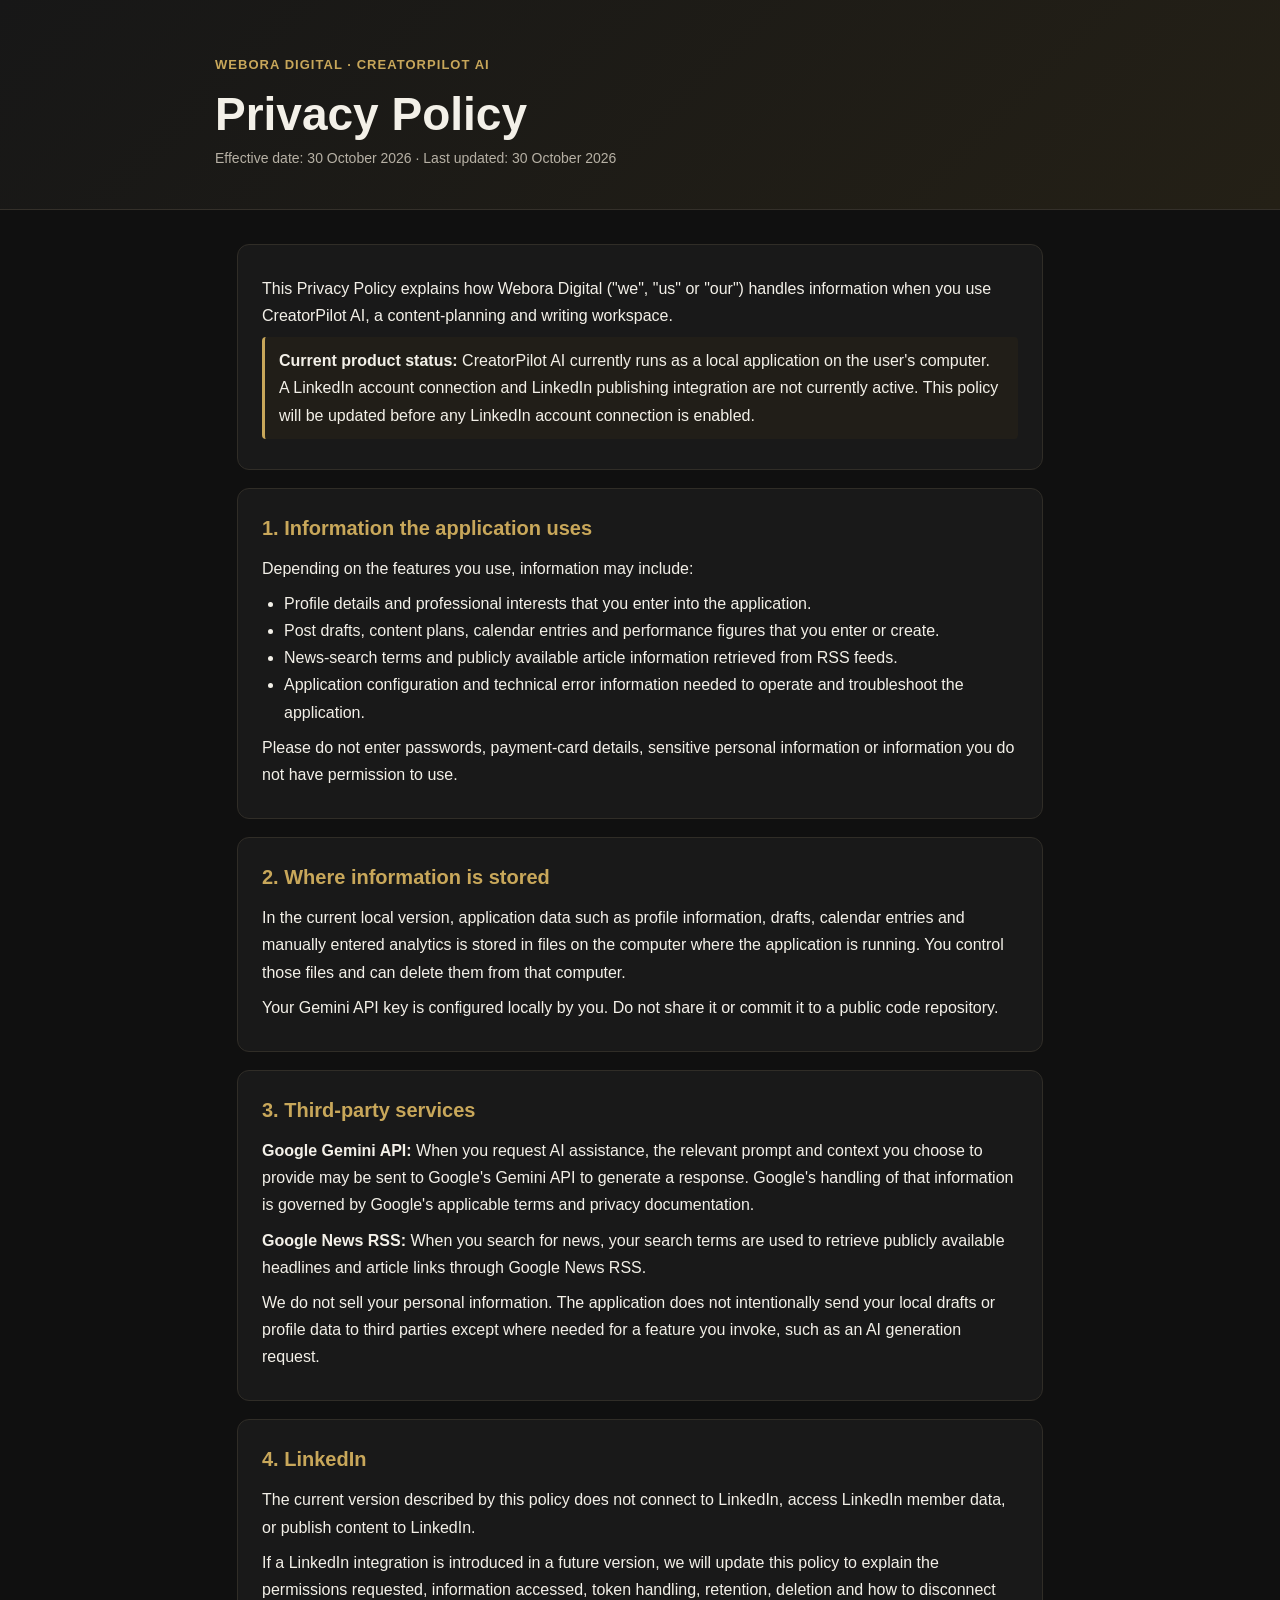
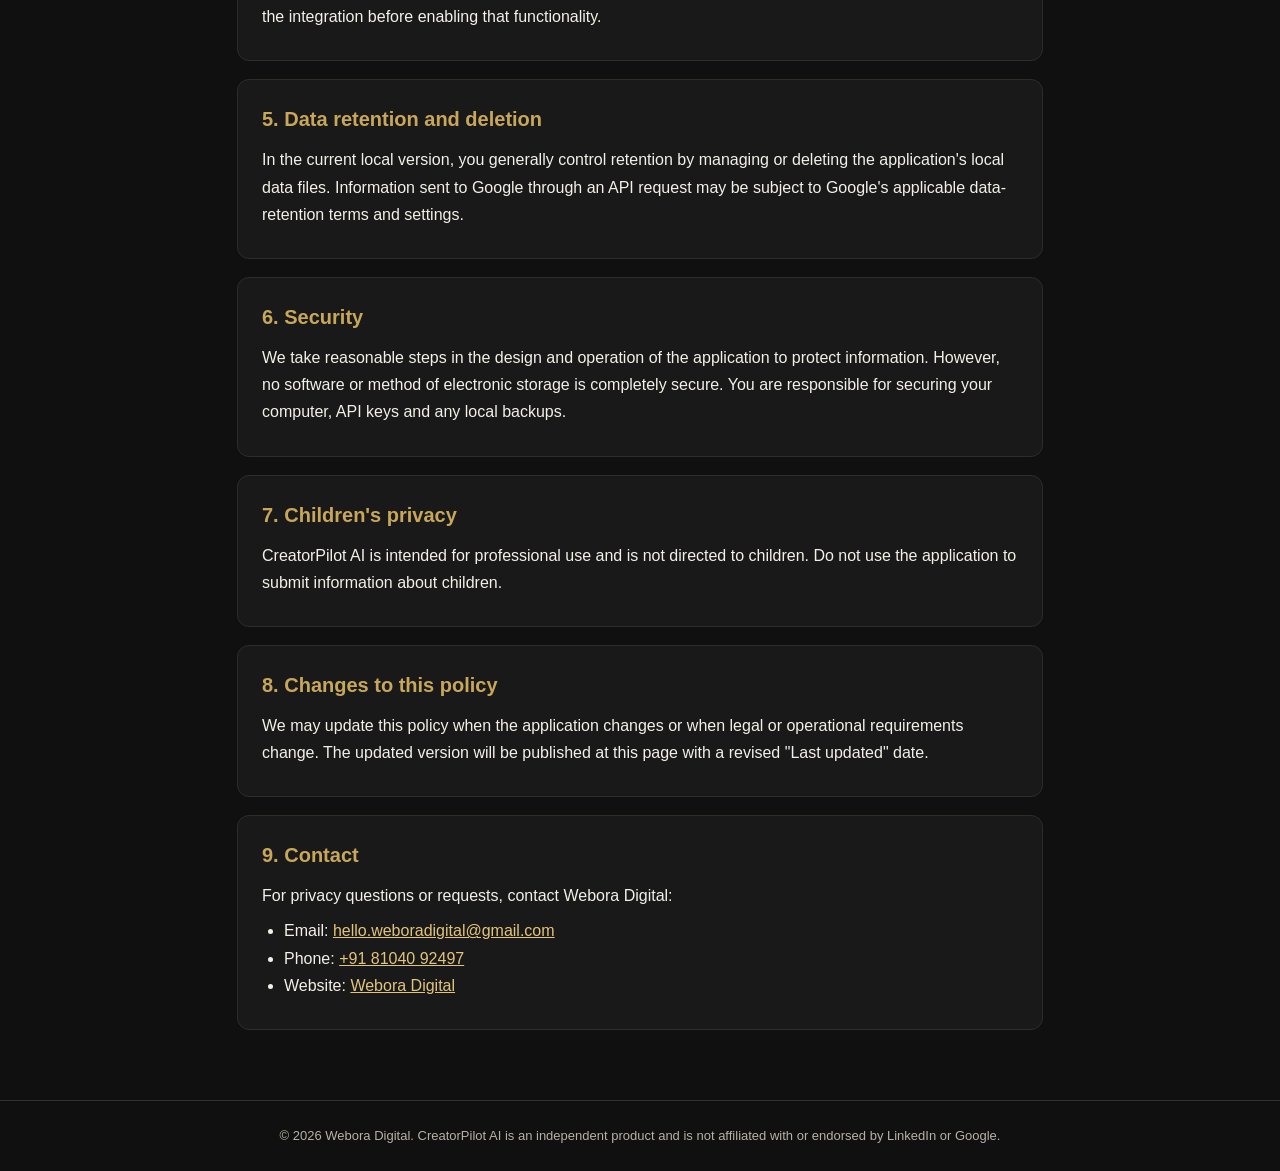
<file: privacy.html>
<!DOCTYPE html>
<html lang="en">
<head>
  <meta charset="UTF-8">
  <meta name="viewport" content="width=device-width, initial-scale=1.0">
  <meta name="description" content="Privacy Policy for CreatorPilot AI by Webora Digital.">
  <title>Privacy Policy | CreatorPilot AI</title>
  <style>
    :root { color-scheme: dark; --bg:#101010; --panel:#191919; --text:#f3f0e8; --muted:#b7b1a5; --gold:#c8a75a; }
    * { box-sizing:border-box; }
    body { margin:0; background:var(--bg); color:var(--text); font:16px/1.7 Arial,sans-serif; }
    header { padding:54px 22px 38px; border-bottom:1px solid #34302a; background:linear-gradient(135deg,#171717,#242016); }
    .wrap { max-width:850px; margin:0 auto; }
    .brand { color:var(--gold); font-weight:700; letter-spacing:.08em; text-transform:uppercase; font-size:13px; }
    h1 { margin:12px 0 6px; font-size:clamp(32px,6vw,46px); line-height:1.15; }
    .updated { color:var(--muted); font-size:14px; }
    main { max-width:850px; margin:34px auto 70px; padding:0 22px; }
    section { background:var(--panel); border:1px solid #302d27; border-radius:12px; padding:22px 24px; margin:18px 0; }
    h2 { color:var(--gold); font-size:20px; margin:0 0 10px; }
    p { margin:8px 0; }
    ul { padding-left:22px; margin:8px 0; }
    a { color:#e2c47d; }
    footer { border-top:1px solid #34302a; color:var(--muted); padding:24px 22px; text-align:center; font-size:13px; }
    .notice { border-left:3px solid var(--gold); padding:10px 14px; background:#211e18; border-radius:4px; }
  </style>
</head>
<body>
<header>
  <div class="wrap">
    <div class="brand">Webora Digital · CreatorPilot AI</div>
    <h1>Privacy Policy</h1>
    <div class="updated">Effective date: 30 October 2026 · Last updated: 30 October 2026</div>
  </div>
</header>
<main>
  <section>
    <p>This Privacy Policy explains how Webora Digital ("we", "us" or "our") handles information when you use CreatorPilot AI, a content-planning and writing workspace.</p>
    <p class="notice"><strong>Current product status:</strong> CreatorPilot AI currently runs as a local application on the user's computer. A LinkedIn account connection and LinkedIn publishing integration are not currently active. This policy will be updated before any LinkedIn account connection is enabled.</p>
  </section>

  <section>
    <h2>1. Information the application uses</h2>
    <p>Depending on the features you use, information may include:</p>
    <ul>
      <li>Profile details and professional interests that you enter into the application.</li>
      <li>Post drafts, content plans, calendar entries and performance figures that you enter or create.</li>
      <li>News-search terms and publicly available article information retrieved from RSS feeds.</li>
      <li>Application configuration and technical error information needed to operate and troubleshoot the application.</li>
    </ul>
    <p>Please do not enter passwords, payment-card details, sensitive personal information or information you do not have permission to use.</p>
  </section>

  <section>
    <h2>2. Where information is stored</h2>
    <p>In the current local version, application data such as profile information, drafts, calendar entries and manually entered analytics is stored in files on the computer where the application is running. You control those files and can delete them from that computer.</p>
    <p>Your Gemini API key is configured locally by you. Do not share it or commit it to a public code repository.</p>
  </section>

  <section>
    <h2>3. Third-party services</h2>
    <p><strong>Google Gemini API:</strong> When you request AI assistance, the relevant prompt and context you choose to provide may be sent to Google's Gemini API to generate a response. Google's handling of that information is governed by Google's applicable terms and privacy documentation.</p>
    <p><strong>Google News RSS:</strong> When you search for news, your search terms are used to retrieve publicly available headlines and article links through Google News RSS.</p>
    <p>We do not sell your personal information. The application does not intentionally send your local drafts or profile data to third parties except where needed for a feature you invoke, such as an AI generation request.</p>
  </section>

  <section>
    <h2>4. LinkedIn</h2>
    <p>The current version described by this policy does not connect to LinkedIn, access LinkedIn member data, or publish content to LinkedIn.</p>
    <p>If a LinkedIn integration is introduced in a future version, we will update this policy to explain the permissions requested, information accessed, token handling, retention, deletion and how to disconnect the integration before enabling that functionality.</p>
  </section>

  <section>
    <h2>5. Data retention and deletion</h2>
    <p>In the current local version, you generally control retention by managing or deleting the application's local data files. Information sent to Google through an API request may be subject to Google's applicable data-retention terms and settings.</p>
  </section>

  <section>
    <h2>6. Security</h2>
    <p>We take reasonable steps in the design and operation of the application to protect information. However, no software or method of electronic storage is completely secure. You are responsible for securing your computer, API keys and any local backups.</p>
  </section>

  <section>
    <h2>7. Children's privacy</h2>
    <p>CreatorPilot AI is intended for professional use and is not directed to children. Do not use the application to submit information about children.</p>
  </section>

  <section>
    <h2>8. Changes to this policy</h2>
    <p>We may update this policy when the application changes or when legal or operational requirements change. The updated version will be published at this page with a revised "Last updated" date.</p>
  </section>

  <section>
    <h2>9. Contact</h2>
    <p>For privacy questions or requests, contact Webora Digital:</p>
    <ul>
      <li>Email: <a href="mailto:hello.weboradigital@gmail.com">hello.weboradigital@gmail.com</a></li>
      <li>Phone: <a href="tel:+918104092497">+91 81040 92497</a></li>
      <li>Website: <a href="https://hrishikeshm06.github.io/webora-digital/">Webora Digital</a></li>
    </ul>
  </section>
</main>
<footer>© 2026 Webora Digital. CreatorPilot AI is an independent product and is not affiliated with or endorsed by LinkedIn or Google.</footer>
</body>
</html>
</file>
<file: style.css>
/* ═══════════════════════════════════════════════════════════════
   WEBORA DIGITAL SOLUTION — style.css
   Premium Black & Gold Performance Marketing Agency
   ═══════════════════════════════════════════════════════════════ */


/* ─────────────────────────────────────────
   RESET & BOX MODEL
───────────────────────────────────────── */
*, *::before, *::after {
  box-sizing: border-box;
  margin: 0;
  padding: 0;
}


/* ─────────────────────────────────────────
   DESIGN TOKENS
───────────────────────────────────────── */
:root {
  /* Colours */
  --obsidian:       #0A0A0A;
  --charcoal:       #141414;
  --charcoal-mid:   #1E1E1E;
  --gold:           #C9A84C;
  --gold-light:     #DFC06A;
  --gold-dim:       #8B6914;
  --gold-faint:     rgba(201, 168, 76, 0.08);
  --ivory:          #F5F0E8;
  --ivory-dim:      #E8E2D6;
  --white:          #FFFFFF;
  --text-muted:     #888888;
  --text-mid:       #BBBBBB;
  --border:         rgba(201, 168, 76, 0.18);
  --border-subtle:  rgba(255, 255, 255, 0.07);

  /* Spacing & sizing */
  --section-gap:  120px;
  --container:    1200px;
  --radius:       4px;
  --radius-lg:    12px;
}


/* ─────────────────────────────────────────
   BASE
───────────────────────────────────────── */
html {
  scroll-behavior: smooth;
}

body {
  font-family: 'Inter', sans-serif;
  background: var(--obsidian);
  color: var(--ivory);
  overflow-x: hidden;
  line-height: 1.6;
  cursor: default;
}

/* Custom scrollbar */
::-webkit-scrollbar { width: 4px; }
::-webkit-scrollbar-track { background: var(--obsidian); }
::-webkit-scrollbar-thumb { background: var(--gold-dim); border-radius: 2px; }

/* Headings */
h1, h2, h3, h4 {
  font-family: 'Playfair Display', serif;
  font-weight: 700;
  line-height: 1.15;
}


/* ─────────────────────────────────────────
   TYPOGRAPHY SCALE
───────────────────────────────────────── */
.display-xl  { font-size: clamp(3rem, 7vw, 6.5rem);   line-height: 1.05; letter-spacing: -0.02em; }
.display-lg  { font-size: clamp(2.2rem, 4.5vw, 4rem); line-height: 1.1;  letter-spacing: -0.01em; }
.display-md  { font-size: clamp(1.6rem, 3vw, 2.6rem); line-height: 1.2; }
.body-lg     { font-size: 1.125rem; line-height: 1.75; }
.body-md     { font-size: 1rem;     line-height: 1.7; }
.body-sm     { font-size: 0.875rem; line-height: 1.65; }

/* Colour helpers */
.gold  { color: var(--gold); }
.muted { color: var(--text-muted); }
.mid   { color: var(--text-mid); }


/* ─────────────────────────────────────────
   LAYOUT SYSTEM
───────────────────────────────────────── */
.container {
  max-width: var(--container);
  margin: 0 auto;
  padding: 0 40px;
}

section {
  padding: var(--section-gap) 0;
}

.grid-2 { display: grid; grid-template-columns: 1fr 1fr;          gap: 60px; align-items: center; }
.grid-3 { display: grid; grid-template-columns: repeat(3, 1fr);   gap: 32px; }

/* Responsive grid breakpoints */
@media (max-width: 900px) {
  .grid-2 { grid-template-columns: 1fr; gap: 40px; }
  .grid-3 { grid-template-columns: 1fr 1fr; }
}
@media (max-width: 560px) {
  .grid-3 { grid-template-columns: 1fr; }
  :root   { --section-gap: 72px; }
}
@media (max-width: 768px) {
  .container { padding: 0 20px; }
}


/* ─────────────────────────────────────────
   NAVIGATION
───────────────────────────────────────── */
nav {
  position: absolute;
  top: 36px;
  left: 0;
  right: 0;
  z-index: 1000;
  height: 90px;
  display: flex;
  align-items: center;
  background: transparent;
}

nav.scrolled {
  background: transparent;
  backdrop-filter: none;
  box-shadow: none;
}

.nav-inner {
  display: flex; align-items: center; justify-content: space-between;
  width: 100%; max-width: var(--container);
  margin: 0 auto; padding: 0 40px;
}

.nav-logo {
  display: flex; align-items: center; gap: 14px;
  text-decoration: none; cursor: pointer;
}

/* ===== NAVBAR BRANDING ===== */

.nav-logo{
    display:flex;
    align-items:center;
    gap:14px;
    text-decoration:none;
    cursor:pointer;
}

.nav-logo-img{
    height:44px;
    width:auto;
    display:block;
}

.brand-text{
    display:flex;
    flex-direction:column;
    justify-content:center;
    line-height:1;
}

.brand-name{
    font-family:'Inter', sans-serif;
    font-size:1.45rem;
    font-weight:700;
    letter-spacing:4px;
    color:#C8A75A;
}

.brand-subtitle{
    margin-top:3px;
    font-family:'Inter', sans-serif;
    font-size:0.62rem;
    font-weight:500;
    letter-spacing:6px;
    color:#C8A75A;
}
.logo-mark {
  width: 36px; height: 36px;
  background: var(--gold); border-radius: 6px;
  display: flex; align-items: center; justify-content: center;
  font-family: 'Playfair Display', serif;
  font-weight: 900; font-size: 1.1rem;
  color: var(--obsidian); flex-shrink: 0;
}

.logo-text{
    display:flex;
    flex-direction:column;
    justify-content:center;
    line-height:1;
    margin-top:4px;
}

.logo-text{
    font-family:'Playfair Display', serif;
    font-style:italic;
    font-size:1.4rem;
    font-weight:700;
    color:var(--gold);
    letter-spacing:0.05em;
}

.logo-text span{
    display:block;
    margin-top:2px;
    font-family:'Inter', sans-serif;
    font-style:normal;
    font-size:0.58rem;
    font-weight:600;
    letter-spacing:0.35em;
    color:var(--gold);
}

.nav-links {
  display: flex; align-items: center; gap: 36px; list-style: none;
}
.nav-links a {
  color: var(--text-mid); text-decoration: none;
  font-size: 0.875rem; font-weight: 500;
  letter-spacing: 0.02em;
  transition: color 0.2s; cursor: pointer;
}
.nav-links a:hover { color: var(--gold); }

.nav-cta {
  background: var(--gold) !important;
  color: var(--obsidian) !important;
  padding: 10px 22px;
  border-radius: var(--radius);
  font-weight: 600 !important;
  font-size: 0.8rem !important;
  letter-spacing: 0.06em !important;
  text-transform: uppercase;
  transition: background 0.2s, transform 0.15s !important;
}
.nav-cta:hover {
  background: var(--gold-light) !important;
  transform: translateY(-1px);
}

/* Hamburger */
.hamburger {
  display: none; flex-direction: column; gap: 5px;
  cursor: pointer; padding: 6px;
}
.hamburger span {
  display: block; width: 24px; height: 2px;
  background: var(--ivory); border-radius: 1px;
  transition: all 0.3s;
}

/* Mobile menu */
.mobile-menu {
  display: none; position: fixed; top: 72px; left: 0; right: 0;
  background: rgba(10, 10, 10, 0.97); backdrop-filter: blur(20px);
  border-bottom: 1px solid var(--border);
  padding: 24px 20px; z-index: 999;
  flex-direction: column; gap: 20px;
}
.mobile-menu.open { display: flex; }
.mobile-menu a {
  color: var(--text-mid); text-decoration: none;
  font-size: 1rem; font-weight: 500;
  padding: 8px 0; border-bottom: 1px solid var(--border-subtle);
  cursor: pointer; transition: color 0.2s;
}
.mobile-menu a:hover { color: var(--gold); }
.mobile-menu .nav-cta {
  display: inline-block; text-align: center;
  margin-top: 8px; padding: 14px 24px;
}

@media (max-width: 900px) {
  .nav-links  { display: none; }
  .hamburger  { display: flex; }
}
@media (max-width: 768px) {
  .nav-inner  { padding: 0 20px; }
}


/* ─────────────────────────────────────────
   BUTTONS
───────────────────────────────────────── */
.btn {
  display: inline-flex; align-items: center; gap: 10px;
  padding: 16px 36px; border-radius: var(--radius);
  font-family: 'Inter', sans-serif; font-weight: 600; font-size: 0.875rem;
  letter-spacing: 0.06em; text-transform: uppercase;
  cursor: pointer; transition: all 0.25s ease;
  text-decoration: none; border: none; outline: none;
}

.btn-gold    { background: var(--gold); color: var(--obsidian); }
.btn-gold:hover {
  background: var(--gold-light);
  transform: translateY(-2px);
  box-shadow: 0 12px 40px rgba(201, 168, 76, 0.35);
}

.btn-outline { background: transparent; color: var(--gold); border: 1.5px solid var(--gold); }
.btn-outline:hover { background: var(--gold-faint); transform: translateY(-2px); }

.btn-lg  { padding: 20px 48px; font-size: 0.95rem; }
.btn-sm  { padding: 10px 22px; font-size: 0.78rem; }

.btn-arrow::after          { content: '→'; font-size: 1.1em; transition: transform 0.2s; }
.btn-arrow:hover::after    { transform: translateX(4px); }

.btn:disabled { opacity: 0.6; cursor: not-allowed; transform: none !important; }


/* ─────────────────────────────────────────
   EYEBROW LABEL
───────────────────────────────────────── */
.eyebrow {
  display: inline-flex; align-items: center; gap: 10px; margin-bottom: 20px;
}
.eyebrow-line  { width: 32px; height: 1px; background: var(--gold); }
.eyebrow-text  {
  font-size: 0.72rem; font-weight: 600;
  letter-spacing: 0.14em; text-transform: uppercase; color: var(--gold);
}


/* ─────────────────────────────────────────
   DIVIDER
───────────────────────────────────────── */
.divider {
  height: 1px;
  background: linear-gradient(90deg, transparent, var(--gold-dim), transparent);
  opacity: 0.5;
}


/* ─────────────────────────────────────────
   TICKER BANNER
───────────────────────────────────────── */
.ticker-wrap {
  overflow: hidden; background: var(--gold);
  padding: 10px 0; white-space: nowrap;
}
.ticker-track {
  display: inline-block;
  animation: ticker 32s linear infinite;
}
.ticker-track:hover { animation-play-state: paused; }
.ticker-item {
  display: inline-flex; align-items: center; gap: 8px;
  padding: 0 32px; font-size: 0.78rem; font-weight: 700;
  letter-spacing: 0.08em; text-transform: uppercase; color: var(--obsidian);
}
.ticker-dot { width: 5px; height: 5px; background: var(--obsidian); border-radius: 50%; opacity: 0.4; }

@keyframes ticker {
  0%   { transform: translateX(0); }
  100% { transform: translateX(-50%); }
}


/* ─────────────────────────────────────────
   HERO SECTION
───────────────────────────────────────── */
#home {
  min-height: 100vh;
  display: flex; flex-direction: column; justify-content: center;
  padding-top: 72px;
  position: relative; overflow: hidden;
}

.hero-bg {
  position: absolute; inset: 0;
  background:
    radial-gradient(ellipse 80% 60% at 70% 30%, rgba(201, 168, 76, 0.07) 0%, transparent 70%),
    radial-gradient(ellipse 60% 80% at 10% 80%, rgba(201, 168, 76, 0.04) 0%, transparent 60%);
}

.hero-grid-lines {
  position: absolute; inset: 0;
  background-image:
    linear-gradient(rgba(201, 168, 76, 0.04) 1px, transparent 1px),
    linear-gradient(90deg, rgba(201, 168, 76, 0.04) 1px, transparent 1px);
  background-size: 80px 80px;
  mask-image: radial-gradient(ellipse 80% 80% at 50% 50%, black 0%, transparent 100%);
}

.hero-content {
  position: relative; z-index: 2; padding: 80px 0 60px;
}

.hero-badge {
  display: inline-flex; align-items: center; gap: 8px;
  background: rgba(201, 168, 76, 0.1); border: 1px solid var(--border);
  border-radius: 100px; padding: 6px 16px 6px 8px; margin-bottom: 36px;
}
.hero-badge-dot {
  width: 8px; height: 8px; background: var(--gold);
  border-radius: 50%; animation: pulse 2s infinite;
}
.hero-badge-text {
  font-size: 0.72rem; font-weight: 600;
  letter-spacing: 0.08em; text-transform: uppercase; color: var(--gold);
}

@keyframes pulse {
  0%, 100% { box-shadow: 0 0 0 0 rgba(201, 168, 76, 0.5); }
  50%       { box-shadow: 0 0 0 6px rgba(201, 168, 76, 0); }
}

.hero-headline {
  font-size: clamp(3.2rem, 8vw, 7rem);
  line-height: 1.02; letter-spacing: -0.03em;
  margin-bottom: 28px; font-weight: 900;
}
.hero-headline em { font-style: italic; color: var(--gold); font-weight: 400; }

.hero-sub {
  font-size: clamp(1rem, 2vw, 1.25rem);
  color: var(--text-mid); max-width: 560px;
  line-height: 1.7; margin-bottom: 48px;
}

.hero-actions {
  display: flex; align-items: center; gap: 20px;
  flex-wrap: wrap; margin-bottom: 60px;
}

.hero-trust-pills { display: flex; gap: 12px; flex-wrap: wrap; margin-top: 12px; }
.trust-pill {
  display: inline-flex; align-items: center; gap: 8px;
  background: rgba(201, 168, 76, 0.07); border: 1px solid var(--border);
  border-radius: 100px; padding: 7px 16px;
  font-size: 0.78rem; font-weight: 500; color: var(--text-mid);
}
.trust-pill-dot {
  width: 6px; height: 6px; background: var(--gold);
  border-radius: 50%; flex-shrink: 0;
}

.scroll-hint {
  position: absolute; bottom: 36px; left: 50%; transform: translateX(-50%);
  display: flex; flex-direction: column; align-items: center; gap: 8px; z-index: 2;
}
.scroll-hint-line {
  width: 1px; height: 48px;
  background: linear-gradient(to bottom, var(--gold), transparent);
  animation: scrollLine 2s ease-in-out infinite;
}
@keyframes scrollLine {
  0%, 100% { opacity: 0.3; }
  50%       { opacity: 1; }
}

@media (max-width: 600px) {
  .hero-headline { font-size: clamp(2.6rem, 10vw, 3.4rem); }
}


/* ─────────────────────────────────────────
   SERVICE CARDS (overview grid)
───────────────────────────────────────── */
.service-card {
  background: var(--charcoal); border: 1px solid var(--border-subtle);
  border-radius: var(--radius-lg); padding: 36px 32px;
  transition: all 0.35s ease; position: relative; overflow: hidden;
}
.service-card::before {
  content: ''; position: absolute; top: 0; left: 0; right: 0; height: 2px;
  background: linear-gradient(90deg, var(--gold-dim), var(--gold));
  transform: scaleX(0); transform-origin: left; transition: transform 0.4s ease;
}
.service-card:hover {
  border-color: var(--border);
  transform: translateY(-6px);
  box-shadow: 0 24px 60px rgba(0, 0, 0, 0.4);
}
.service-card:hover::before { transform: scaleX(1); }

.service-icon {
  width: 52px; height: 52px;
  background: var(--gold-faint); border: 1px solid var(--border);
  border-radius: 10px; display: flex; align-items: center; justify-content: center;
  margin-bottom: 24px; font-size: 1.4rem;
}
.service-card h3   { font-size: 1.2rem; margin-bottom: 12px; color: var(--ivory); }
.service-card p    { font-size: 0.9rem; color: var(--text-muted); line-height: 1.7; margin-bottom: 20px; }
.service-link {
  display: inline-flex; align-items: center; gap: 8px;
  font-size: 0.8rem; font-weight: 600; letter-spacing: 0.06em;
  text-transform: uppercase; color: var(--gold); text-decoration: none;
  cursor: pointer; transition: gap 0.2s;
}
.service-link:hover { gap: 14px; }


/* ─────────────────────────────────────────
   WHY CHOOSE US CARDS
   (used for both "Why Webora" and "Why Work With A Growing Agency")
───────────────────────────────────────── */
.why-cards {
  display: grid; grid-template-columns: repeat(3, 1fr); gap: 24px;
}
.why-card {
  background: var(--charcoal); border: 1px solid var(--border-subtle);
  border-radius: var(--radius-lg); padding: 36px 28px;
  transition: border-color 0.3s, transform 0.3s;
  position: relative;
}
.why-card:hover { border-color: var(--border); transform: translateY(-4px); }
.why-card-icon  { font-size: 1.8rem; margin-bottom: 18px; display: block; }
.why-card h3    { font-size: 1.05rem; margin-bottom: 10px; color: var(--ivory); }
.why-card p     { font-size: 0.87rem; color: var(--text-muted); line-height: 1.65; }
.why-card-check {
  position: absolute; top: 20px; right: 20px;
  width: 24px; height: 24px;
  background: var(--gold-faint); border: 1px solid var(--border); border-radius: 50%;
  display: flex; align-items: center; justify-content: center;
  font-size: 0.6rem; color: var(--gold);
}

@media (max-width: 900px) { .why-cards { grid-template-columns: 1fr 1fr; } }
@media (max-width: 560px) { .why-cards { grid-template-columns: 1fr; } }


/* ─────────────────────────────────────────
   PROCESS STEPS
───────────────────────────────────────── */
.process-track {
  display: grid; grid-template-columns: repeat(4, 1fr); gap: 0;
  position: relative;
}
.process-track::before {
  content: ''; position: absolute; top: 28px; left: 15%; right: 15%; height: 1px;
  background: linear-gradient(90deg, transparent, var(--gold-dim), var(--gold-dim), transparent);
}
.process-step {
  text-align: center; padding: 0 16px; position: relative; z-index: 1;
}
.process-num {
  width: 56px; height: 56px; border-radius: 50%;
  background: var(--charcoal); border: 2px solid var(--gold);
  display: flex; align-items: center; justify-content: center;
  margin: 0 auto 24px;
  font-family: 'Playfair Display', serif; font-weight: 700; font-size: 1.1rem; color: var(--gold);
}
.process-step h4 { font-size: 1rem; margin-bottom: 10px; color: var(--ivory); }
.process-step p  { font-size: 0.82rem; color: var(--text-muted); line-height: 1.6; }

@media (max-width: 700px) {
  .process-track { grid-template-columns: 1fr 1fr; gap: 36px; }
  .process-track::before { display: none; }
}
@media (max-width: 420px) {
  .process-track { grid-template-columns: 1fr; }
}


/* ─────────────────────────────────────────
   FOUNDER SECTION
───────────────────────────────────────── */
.founder-section { background: var(--charcoal); }

.founder-card {
  display: grid; grid-template-columns: auto 1fr; gap: 60px; align-items: center;
  background: var(--charcoal-mid); border: 1px solid var(--border-subtle);
  border-radius: var(--radius-lg); padding: 56px 60px;
  position: relative; overflow: hidden;
}
.founder-card::before {
  content: ''; position: absolute; left: 0; top: 0; bottom: 0; width: 3px;
  background: linear-gradient(to bottom, var(--gold-dim), var(--gold), var(--gold-dim));
}

/* Profile card — replaces avatar */
.founder-profile-card {
  background: var(--obsidian);
  border: 1px solid var(--border);
  border-radius: var(--radius-lg);
  padding: 36px 32px;
  text-align: center;
  min-width: 220px;
  max-width: 260px;
  position: relative;
  flex-shrink: 0;
}
.founder-profile-card::before {
  content: '';
  position: absolute; top: 0; left: 0; right: 0; height: 3px;
  background: linear-gradient(90deg, var(--gold-dim), var(--gold), var(--gold-dim));
  border-radius: var(--radius-lg) var(--radius-lg) 0 0;
}
.founder-profile-monogram {
  width: 72px; height: 72px;
  background: var(--gold-faint); border: 2px solid var(--border); border-radius: 12px;
  display: flex; align-items: center; justify-content: center;
  font-family: 'Playfair Display', serif; font-weight: 900;
  font-size: 1.4rem; color: var(--gold);
  margin: 0 auto 20px; letter-spacing: 0.04em;
}
.founder-profile-name {
  font-family: 'Playfair Display', serif; font-weight: 700;
  font-size: 1.2rem; color: var(--ivory);
  margin-bottom: 6px; letter-spacing: 0.01em;
}
.founder-profile-title {
  font-size: 0.72rem; font-weight: 600;
  letter-spacing: 0.1em; text-transform: uppercase; color: var(--gold);
}
.founder-profile-divider {
  width: 40px; height: 1px;
  background: var(--border); margin: 20px auto;
}
.founder-profile-bio {
  font-size: 0.82rem; color: var(--text-muted);
  line-height: 1.65; margin-bottom: 20px; text-align: left;
}
.founder-profile-skills {
  display: flex; flex-direction: column; gap: 8px; text-align: left;
}
.founder-skill-item {
  display: flex; align-items: center; gap: 8px;
  font-size: 0.78rem; font-weight: 500; color: var(--text-mid);
}
.founder-skill-item::before {
  content: '✦'; color: var(--gold); font-size: 0.45rem; flex-shrink: 0;
}

/* Founder content (text side) */
.founder-content {}
.founder-content h2 {
  font-size: 1rem; font-weight: 700; letter-spacing: 0.1em;
  text-transform: uppercase; color: var(--gold);
  font-family: 'Inter', sans-serif; margin-bottom: 8px;
}
.founder-content h3 {
  font-size: clamp(1.6rem, 3vw, 2.2rem); margin-bottom: 20px; color: var(--ivory);
}
.founder-content p {
  font-size: 0.97rem; color: var(--text-mid); line-height: 1.8; margin-bottom: 14px;
}
.founder-content p:last-of-type { margin-bottom: 28px; }

.founder-tags { display: flex; gap: 10px; flex-wrap: wrap; }
.founder-tag {
  background: var(--gold-faint); border: 1px solid var(--border);
  border-radius: 100px; padding: 5px 14px;
  font-size: 0.75rem; font-weight: 500; color: var(--gold);
}

/* Responsive founder card */
@media (max-width: 800px) {
  .founder-card {
    grid-template-columns: 1fr; gap: 36px;
    padding: 36px 28px; text-align: center;
  }
  .founder-profile-card {
    max-width: 100%; min-width: unset;
  }
  .founder-profile-skills {
    flex-direction: row; flex-wrap: wrap; justify-content: center;
  }
  .founder-profile-bio { text-align: center; }
  .founder-tags { justify-content: center; }
}


/* ─────────────────────────────────────────
   FREE AUDIT SECTION
───────────────────────────────────────── */
.audit-section {
  background: linear-gradient(135deg, var(--gold-dim) 0%, var(--gold) 50%, var(--gold-light) 100%);
  padding: 100px 0; position: relative; overflow: hidden;
}
.audit-section::before {
  content: ''; position: absolute; inset: 0;
  background: url("data:image/svg+xml,%3Csvg width='60' height='60' viewBox='0 0 60 60' xmlns='http://www.w3.org/2000/svg'%3E%3Cg fill='none'%3E%3Cg fill='%23000' fill-opacity='0.04'%3E%3Cpath d='M36 34v-4h-2v4h-4v2h4v4h2v-4h4v-2h-4zm0-30V0h-2v4h-4v2h4v4h2V6h4V4h-4zM6 34v-4H4v4H0v2h4v4h2v-4h4v-2H6zM6 4V0H4v4H0v2h4v4h2V6h4V4H6z'/%3E%3C/g%3E%3C/g%3E%3C/svg%3E");
}

.audit-inner { position: relative; z-index: 1; text-align: center; }
.audit-inner .eyebrow          { justify-content: center; }
.audit-inner .eyebrow-text     { color: rgba(10, 10, 10, 0.6); }
.audit-inner .eyebrow-line     { background: rgba(10, 10, 10, 0.3); }
.audit-inner h2 {
  font-size: clamp(1.8rem, 4vw, 3.2rem); color: var(--obsidian); margin-bottom: 16px;
}
.audit-inner p {
  font-size: 1.05rem; color: rgba(10, 10, 10, 0.72);
  max-width: 560px; margin: 0 auto 40px; line-height: 1.7;
}
.audit-checklist {
  display: flex; gap: 20px; justify-content: center;
  flex-wrap: wrap; margin-bottom: 40px;
}
.audit-check-item {
  display: flex; align-items: center; gap: 8px;
  font-size: 0.85rem; font-weight: 600; color: var(--obsidian);
}
.audit-check-item::before { content: '✓'; font-weight: 900; color: var(--obsidian); }
.audit-btn            { background: var(--obsidian); color: var(--gold); }
.audit-btn:hover      { background: #1a1a1a; }
.audit-note           { font-size: 0.78rem; color: rgba(10, 10, 10, 0.5); margin-top: 16px; font-style: italic; }


/* ─────────────────────────────────────────
   EARLY PARTNER BANNER
───────────────────────────────────────── */
.early-partner-section {
  background: var(--charcoal);
  border-top: 1px solid var(--border-subtle);
  border-bottom: 1px solid var(--border-subtle);
  padding: var(--section-gap) 0;
}
.early-partner-inner {
  background: var(--charcoal-mid); border: 1px solid var(--border);
  border-radius: var(--radius-lg); padding: 64px 60px;
  text-align: center; position: relative; overflow: hidden;
}
.early-partner-inner::before {
  content: ''; position: absolute; inset: 0;
  background: radial-gradient(ellipse 70% 60% at 50% 0%, rgba(201, 168, 76, 0.06) 0%, transparent 70%);
  pointer-events: none;
}
.early-partner-inner > * { position: relative; z-index: 1; }

.early-partner-badge {
  display: inline-flex; align-items: center; gap: 10px;
  background: rgba(201, 168, 76, 0.1); border: 1px solid var(--border);
  border-radius: 100px; padding: 7px 18px; margin-bottom: 28px;
  font-size: 0.72rem; font-weight: 700; letter-spacing: 0.1em;
  text-transform: uppercase; color: var(--gold);
}
.early-partner-dot {
  width: 8px; height: 8px; background: var(--gold);
  border-radius: 50%; flex-shrink: 0; animation: pulse 2s infinite;
}
.early-partner-inner h2    { color: var(--ivory); margin-bottom: 20px; }
.early-partner-inner > p   {
  font-size: 1rem; color: var(--text-mid);
  max-width: 560px; margin: 0 auto 36px; line-height: 1.75;
}
.early-partner-points {
  display: flex; flex-wrap: wrap; justify-content: center;
  gap: 12px 28px; margin-bottom: 36px;
}
.early-partner-point {
  display: inline-flex; align-items: center; gap: 8px;
  font-size: 0.85rem; color: var(--text-mid); font-weight: 500;
}
.early-partner-point span  { color: var(--gold); font-size: 0.5rem; }
.early-partner-note        {
  font-size: 0.75rem; color: var(--text-muted); margin-top: 16px; font-style: italic;
}

@media (max-width: 768px) {
  .early-partner-inner { padding: 40px 24px; }
}


/* ─────────────────────────────────────────
   SAMPLE FRAMEWORKS
───────────────────────────────────────── */
.framework-label {
  display: inline-flex; align-items: center; gap: 8px;
  background: rgba(201, 168, 76, 0.12); border: 1px solid var(--border);
  border-radius: 4px; padding: 4px 12px; margin-bottom: 16px;
  font-size: 0.68rem; font-weight: 700; letter-spacing: 0.1em;
  text-transform: uppercase; color: var(--gold);
}
.framework-grid {
  display: grid; grid-template-columns: repeat(2, 1fr); gap: 28px;
}
.framework-card {
  background: var(--charcoal); border: 1px solid var(--border-subtle);
  border-radius: var(--radius-lg); overflow: hidden;
  transition: border-color 0.3s, transform 0.3s;
}
.framework-card:hover { border-color: var(--border); transform: translateY(-4px); }
.framework-header {
  padding: 28px 28px 20px; background: var(--charcoal-mid);
  display: flex; align-items: flex-start; justify-content: space-between; gap: 16px;
}
.framework-industry {
  font-size: 0.68rem; font-weight: 700;
  letter-spacing: 0.1em; text-transform: uppercase; color: var(--gold); margin-bottom: 8px;
}
.framework-title  { font-size: 1.15rem; color: var(--ivory); }
.framework-icon   { font-size: 2rem; flex-shrink: 0; }
.framework-body   { padding: 24px 28px 28px; }
.framework-body p { font-size: 0.88rem; color: var(--text-muted); line-height: 1.7; margin-bottom: 20px; }

.framework-steps { list-style: none; }
.framework-steps li {
  display: flex; align-items: flex-start; gap: 12px;
  padding: 8px 0; border-bottom: 1px solid var(--border-subtle);
  font-size: 0.85rem; color: var(--text-mid);
}
.framework-steps li:last-child { border-bottom: none; }
.step-num {
  color: var(--gold); font-weight: 700; font-size: 0.72rem;
  font-family: 'Playfair Display', serif; flex-shrink: 0; min-width: 20px; margin-top: 1px;
}

.framework-disclaimer {
  text-align: center; margin-top: 40px;
  background: var(--charcoal); border: 1px solid var(--border-subtle);
  border-radius: var(--radius-lg); padding: 20px 24px;
}
.framework-disclaimer p      { font-size: 0.82rem; color: var(--text-muted); line-height: 1.6; }
.framework-disclaimer strong { color: var(--gold); }

@media (max-width: 700px) { .framework-grid { grid-template-columns: 1fr; } }


/* ─────────────────────────────────────────
   TRUST PILLARS
───────────────────────────────────────── */
.trust-grid {
  display: grid; grid-template-columns: repeat(2, 1fr);
  gap: 2px; background: var(--border-subtle);
  border-radius: var(--radius-lg); overflow: hidden;
}
.trust-item { background: var(--charcoal); padding: 44px 40px; position: relative; }
.trust-item::after {
  content: ''; position: absolute; top: 44px; left: 40px;
  width: 28px; height: 2px; background: var(--gold);
}
.trust-icon  { font-size: 1.8rem; margin-bottom: 20px; display: block; }
.trust-item h3 { font-size: 1.15rem; margin: 12px 0 12px; color: var(--ivory); }
.trust-item p  { font-size: 0.88rem; color: var(--text-muted); line-height: 1.7; }

@media (max-width: 600px) { .trust-grid { grid-template-columns: 1fr; } }


/* ─────────────────────────────────────────
   CALENDLY / BOOKING SECTION
───────────────────────────────────────── */
.booking-section { background: var(--charcoal); }

.calendly-placeholder {
  background: var(--charcoal-mid); border: 1px solid var(--border-subtle);
  border-radius: var(--radius-lg); padding: 64px 40px;
  text-align: center; position: relative; overflow: hidden;
}
.calendly-placeholder::before {
  content: ''; position: absolute; inset: 0;
  background: radial-gradient(ellipse 60% 60% at 50% 50%, rgba(201, 168, 76, 0.04) 0%, transparent 70%);
}
.calendly-placeholder > * { position: relative; z-index: 1; }
.calendly-icon { font-size: 3rem; margin-bottom: 20px; display: block; }
.calendly-placeholder h3 { font-size: 1.8rem; margin-bottom: 14px; color: var(--ivory); }
.calendly-placeholder p  {
  font-size: 0.95rem; color: var(--text-muted);
  margin-bottom: 32px; line-height: 1.7;
  max-width: 480px; margin-left: auto; margin-right: auto;
}
.calendly-benefits {
  display: flex; justify-content: center; gap: 32px;
  flex-wrap: wrap; margin-bottom: 36px;
}
.cal-benefit {
  display: flex; align-items: center; gap: 8px;
  font-size: 0.85rem; color: var(--text-mid);
}
.cal-benefit::before { content: '✦'; color: var(--gold); font-size: 0.5rem; }
.calendly-note { font-size: 0.75rem; color: var(--text-muted); margin-top: 16px; font-style: italic; }


/* ─────────────────────────────────────────
   CONTACT SECTION & FORMS
───────────────────────────────────────── */
.contact-section { background: var(--charcoal); }

.contact-grid {
  display: grid; grid-template-columns: 1fr 1.2fr;
  gap: 72px; align-items: start;
}

.contact-info-item {
  display: flex; align-items: flex-start; gap: 16px; margin-bottom: 28px;
}
.contact-icon {
  width: 44px; height: 44px;
  background: var(--gold-faint); border: 1px solid var(--border);
  border-radius: 10px; display: flex; align-items: center; justify-content: center;
  font-size: 1.1rem; flex-shrink: 0;
}
.contact-info-item h4 {
  font-size: 0.72rem; font-weight: 700; letter-spacing: 0.1em;
  text-transform: uppercase; color: var(--text-muted);
  margin-bottom: 6px; font-family: 'Inter', sans-serif;
}
.contact-info-item p   { font-size: 0.95rem; color: var(--ivory); }
.contact-info-item a   { color: var(--ivory); text-decoration: none; }
.contact-info-item a:hover { color: var(--gold); }

/* Form elements */
.form-group       { margin-bottom: 18px; }
.form-group label {
  display: block; font-size: 0.75rem; font-weight: 600;
  letter-spacing: 0.07em; text-transform: uppercase;
  color: var(--text-muted); margin-bottom: 7px;
}
.form-control {
  width: 100%; padding: 13px 16px;
  background: var(--charcoal-mid); border: 1px solid var(--border-subtle);
  border-radius: var(--radius); color: var(--ivory);
  font-family: 'Inter', sans-serif; font-size: 0.93rem;
  transition: border-color 0.2s, box-shadow 0.2s; outline: none;
}
.form-control:focus {
  border-color: var(--gold);
  box-shadow: 0 0 0 3px rgba(201, 168, 76, 0.1);
}
.form-control::placeholder       { color: var(--text-muted); }
textarea.form-control             { resize: vertical; min-height: 120px; }
select.form-control               { cursor: pointer; }
select.form-control option        { background: var(--charcoal-mid); }
.form-row {
  display: grid; grid-template-columns: 1fr 1fr; gap: 14px;
}

/* WhatsApp button */
.wa-btn {
  display: inline-flex; align-items: center; gap: 10px;
  background: #25D366; color: white;
  padding: 14px 28px; border-radius: var(--radius);
  font-weight: 600; font-size: 0.875rem; text-decoration: none;
  margin-top: 20px; transition: background 0.2s, transform 0.15s;
}
.wa-btn:hover { background: #22c55e; transform: translateY(-2px); }

/* Form feedback */
.success-msg {
  display: none;
  background: rgba(201, 168, 76, 0.1); border: 1px solid var(--border);
  border-radius: var(--radius); padding: 14px 18px;
  color: var(--gold); font-size: 0.88rem; margin-top: 14px;
}
.success-msg.show { display: block; }
.form-note {
  font-size: 0.72rem; color: var(--text-muted);
  text-align: center; margin-top: 10px;
}

@media (max-width: 900px) { .contact-grid { grid-template-columns: 1fr; gap: 48px; } }
@media (max-width: 500px) { .form-row     { grid-template-columns: 1fr; } }


/* ─────────────────────────────────────────
   CTA BAND (gold strip CTAs)
───────────────────────────────────────── */
.cta-band {
  background: linear-gradient(135deg, var(--gold-dim) 0%, var(--gold) 50%, var(--gold-light) 100%);
  padding: 80px 0; text-align: center; position: relative; overflow: hidden;
}
.cta-band::before {
  content: ''; position: absolute; inset: 0;
  background: url("data:image/svg+xml,%3Csvg width='60' height='60' viewBox='0 0 60 60' xmlns='http://www.w3.org/2000/svg'%3E%3Cg fill='none'%3E%3Cg fill='%23000' fill-opacity='0.04'%3E%3Cpath d='M36 34v-4h-2v4h-4v2h4v4h2v-4h4v-2h-4zm0-30V0h-2v4h-4v2h4v4h2V6h4V4h-4zM6 34v-4H4v4H0v2h4v4h2v-4h4v-2H6zM6 4V0H4v4H0v2h4v4h2V6h4V4H6z'/%3E%3C/g%3E%3C/g%3E%3C/svg%3E");
}
.cta-band h2 {
  color: var(--obsidian); position: relative;
  font-size: clamp(1.8rem, 4vw, 3rem); margin-bottom: 14px;
}
.cta-band p {
  color: rgba(10, 10, 10, 0.7); position: relative;
  margin-bottom: 36px; font-size: 1.05rem;
}
.cta-band .btn-dark {
  background: var(--obsidian); color: var(--gold); position: relative; border: none;
}
.cta-band .btn-dark:hover { background: #1a1a1a; }


/* ─────────────────────────────────────────
   FOOTER
───────────────────────────────────────── */
footer {
  background: #060606; padding: 72px 0 0;
  border-top: 1px solid var(--border-subtle);
}
.footer-grid {
  display: grid; grid-template-columns: 2fr 1fr 1fr 1.2fr;
  gap: 48px; margin-bottom: 56px;
}
.footer-brand p {
  font-size: 0.9rem; color: var(--text-muted); line-height: 1.7;
  margin: 20px 0 28px; max-width: 300px;
}
.social-links { display: flex; gap: 12px; }
.social-link {
  width: 38px; height: 38px; background: var(--charcoal);
  border: 1px solid var(--border-subtle); border-radius: 8px;
  display: flex; align-items: center; justify-content: center;
  color: var(--text-muted); text-decoration: none;
  font-size: 0.85rem; transition: all 0.2s;
}
.social-link:hover {
  background: var(--gold-faint); border-color: var(--border); color: var(--gold);
}
.footer-col h5 {
  font-size: 0.72rem; font-weight: 700; letter-spacing: 0.1em;
  text-transform: uppercase; color: var(--gold);
  margin-bottom: 20px; font-family: 'Inter', sans-serif;
}
.footer-links               { list-style: none; }
.footer-links li            { margin-bottom: 12px; }
.footer-links a {
  font-size: 0.87rem; color: var(--text-muted);
  text-decoration: none; cursor: pointer; transition: color 0.2s;
}
.footer-links a:hover       { color: var(--ivory); }
.footer-bottom {
  border-top: 1px solid var(--border-subtle); padding: 24px 0;
  display: flex; align-items: center; justify-content: space-between;
  flex-wrap: wrap; gap: 16px;
}
.footer-bottom p            { font-size: 0.78rem; color: var(--text-muted); }
.footer-legal               { display: flex; gap: 24px; }
.footer-legal a {
  font-size: 0.78rem; color: var(--text-muted);
  text-decoration: none; cursor: pointer; transition: color 0.2s;
}
.footer-legal a:hover       { color: var(--gold); }

@media (max-width: 900px) { .footer-grid { grid-template-columns: 1fr 1fr; } }
@media (max-width: 560px) {
  .footer-grid    { grid-template-columns: 1fr; }
  .footer-bottom  { flex-direction: column; text-align: center; }
  .footer-legal   { justify-content: center; }
}


/* ─────────────────────────────────────────
   PAGE SYSTEM (SPA routing)
───────────────────────────────────────── */
.page          { display: none; }
.page.active   { display: block; }


/* ─────────────────────────────────────────
   INNER PAGE HEROES
───────────────────────────────────────── */
.page-hero {
  background: var(--charcoal); padding: 140px 0 80px;
  position: relative; overflow: hidden;
}
.page-hero::after {
  content: attr(data-bg-text); position: absolute;
  right: -40px; bottom: -30px;
  font-family: 'Playfair Display', serif;
  font-size: 11rem; font-weight: 900;
  color: rgba(255, 255, 255, 0.02);
  letter-spacing: -0.05em; white-space: nowrap;
  pointer-events: none; line-height: 1;
}


/* ─────────────────────────────────────────
   ABOUT PAGE
───────────────────────────────────────── */
.about-visual {
  background: var(--charcoal); border: 1px solid var(--border-subtle);
  border-radius: var(--radius-lg); padding: 44px 36px;
  position: relative; overflow: hidden;
}
.about-visual-num {
  font-family: 'Playfair Display', serif; font-size: 10rem; font-weight: 900;
  color: rgba(201, 168, 76, 0.05); position: absolute;
  right: -20px; bottom: -20px; line-height: 1;
}
.about-pills { display: flex; flex-wrap: wrap; gap: 12px; margin-top: 28px; }
.pill {
  background: var(--gold-faint); border: 1px solid var(--border);
  border-radius: 100px; padding: 6px 18px;
  font-size: 0.78rem; font-weight: 500; color: var(--gold);
}
.value-row {
  display: flex; align-items: flex-start; gap: 20px;
  padding: 22px 0; border-bottom: 1px solid var(--border-subtle);
}
.value-row:last-child { border-bottom: none; }
.value-icon {
  width: 40px; height: 40px; background: var(--gold-faint);
  border-radius: 8px; display: flex; align-items: center; justify-content: center;
  font-size: 1rem; flex-shrink: 0;
}
.value-row h4 { font-size: 1rem; margin-bottom: 5px; color: var(--ivory); }
.value-row p  { font-size: 0.86rem; color: var(--text-muted); line-height: 1.6; }


/* ─────────────────────────────────────────
   SERVICES PAGE (detail cards)
───────────────────────────────────────── */
.service-detail-card {
  background: var(--charcoal); border: 1px solid var(--border-subtle);
  border-radius: var(--radius-lg); padding: 44px 40px; margin-bottom: 24px;
  display: grid; grid-template-columns: 1fr 1.5fr; gap: 56px;
  align-items: start; transition: border-color 0.3s;
}
.service-detail-card:hover { border-color: var(--border); }
.service-detail-icon {
  width: 80px; height: 80px; background: var(--gold-faint);
  border: 1px solid var(--border); border-radius: 16px;
  display: flex; align-items: center; justify-content: center;
  font-size: 2rem; margin-bottom: 24px;
}
.service-detail-card h3 { font-size: 1.5rem; margin-bottom: 14px; }
.service-detail-card p  { color: var(--text-muted); line-height: 1.75; font-size: 0.93rem; }

.service-features { list-style: none; }
.service-features li {
  padding: 10px 0; border-bottom: 1px solid var(--border-subtle);
  font-size: 0.9rem; color: var(--text-mid);
  display: flex; align-items: center; gap: 12px;
}
.service-features li::before { content: '✦'; font-size: 0.5rem; color: var(--gold); }

@media (max-width: 800px) { .service-detail-card { grid-template-columns: 1fr; gap: 28px; } }


/* ─────────────────────────────────────────
   LEGAL PAGES
───────────────────────────────────────── */
.legal-page        { padding-top: 120px; }
.legal-content     { max-width: 780px; margin: 0 auto; padding: 60px 40px; }
.legal-content h1  { font-size: 2.5rem; margin-bottom: 8px; }
.legal-content .date {
  font-size: 0.8rem; color: var(--text-muted);
  margin-bottom: 40px; letter-spacing: 0.06em; text-transform: uppercase;
}
.legal-content h2 {
  font-size: 1.2rem; margin: 32px 0 12px; color: var(--gold);
  font-family: 'Inter', sans-serif; font-weight: 700;
}
.legal-content p,
.legal-content li  { font-size: 0.92rem; color: var(--text-mid); line-height: 1.8; margin-bottom: 12px; }
.legal-content ul  { padding-left: 24px; }

@media (max-width: 600px) { .legal-content { padding: 40px 20px; } }


/* ─────────────────────────────────────────
   SCROLL REVEAL ANIMATIONS
───────────────────────────────────────── */
.reveal {
  opacity: 0;
  transform: translateY(28px);
  transition: opacity 0.7s ease, transform 0.7s ease;
}
.reveal.visible    { opacity: 1; transform: translateY(0); }
.reveal-delay-1    { transition-delay: 0.1s; }
.reveal-delay-2    { transition-delay: 0.2s; }
.reveal-delay-3    { transition-delay: 0.3s; }
.reveal-delay-4    { transition-delay: 0.4s; }
.reveal-delay-5    { transition-delay: 0.5s; }

/* Respect reduced-motion preference */
@media (prefers-reduced-motion: reduce) {
  .reveal         { opacity: 1; transform: none; }
  .ticker-track   { animation: none; }
}


/* ─────────────────────────────────────────
   UTILITY CLASSES
───────────────────────────────────────── */
.text-center        { text-align: center; }
.dark-section       { background: var(--charcoal); }

.section-header     { margin-bottom: 60px; }
.section-header.center { text-align: center; }
.section-header p   {
  color: var(--text-muted); max-width: 560px;
  line-height: 1.7; font-size: 1.02rem; margin-top: 14px;
}
.section-header.center p { margin: 14px auto 0; }

/* Spacing helpers */
.mb-8   { margin-bottom: 8px;  }
.mb-16  { margin-bottom: 16px; }
.mb-20  { margin-bottom: 20px; }
.mb-24  { margin-bottom: 24px; }
.mb-32  { margin-bottom: 32px; }
.mb-48  { margin-bottom: 48px; }

/* Shared minimal footer (inner pages) */
.shared-footer { background: #060606; padding: 40px 0 0; border-top: 1px solid var(--border-subtle); }
.shared-footer .footer-bottom { border-top: none; padding: 24px 0; }
/* Footer logo */
.footer-logo {
  width: auto !important;
  height: 58px !important;
  max-width: 190px !important;
  object-fit: contain;
  display: block;
  margin-bottom: 24px;
}
</file>
